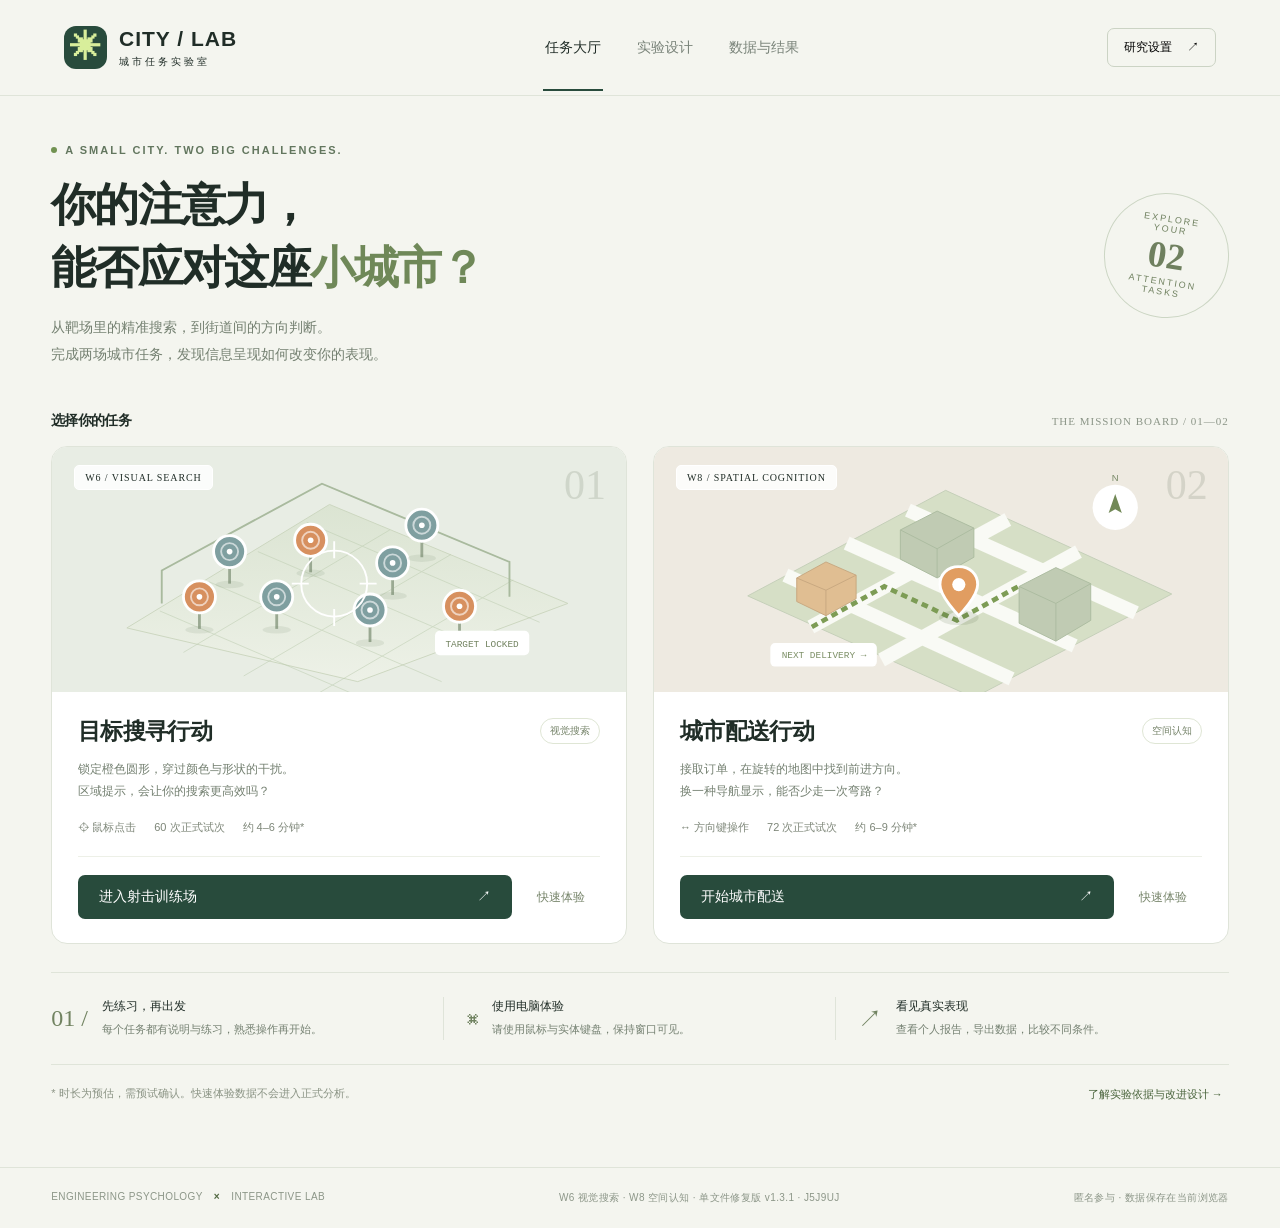
<file: index.html>
<!doctype html><html lang="zh-CN"><head><meta charset="utf-8"><meta name="viewport" content="width=device-width,initial-scale=1"><meta name="theme-color" content="#f4f5ef"><meta name="description" content="在射击搜索与城市配送中，探索注意和空间认知。经典实验的交互改编。"><title>城市任务实验室 · CITY / LAB</title><style>
:root{--bg:#f4f5ef;--paper:#fff;--ink:#202d27;--muted:#798379;--green:#284b3c;--lime:#d8ee9b;--line:#dfe4d9;--orange:#e59362;--blue:#87b5ce}*{box-sizing:border-box}body{margin:0;background:var(--bg);color:var(--ink);font-family:'Noto Sans SC',sans-serif;font-size:14px}button,input,select{font:inherit}button,a,input{ -webkit-tap-highlight-color:transparent}button{cursor:pointer}button:disabled{cursor:not-allowed;opacity:.4}a{color:inherit;text-decoration:none}button{border:0}button:focus-visible,a:focus-visible,input:focus-visible{outline:3px solid #94b950;outline-offset:4px}header{height:96px;max-width:1440px;margin:auto;padding:0 5%;display:flex;align-items:center;justify-content:space-between;border-bottom:1px solid var(--line)}.brand{display:flex;align-items:center;gap:12px;font:700 21px 'Space Grotesk',sans-serif;letter-spacing:1px}.brand small{display:block;font:500 10px 'Noto Sans SC';letter-spacing:3px;margin-top:4px}.brand-icon{background:var(--green);color:var(--lime);height:43px;width:43px;border-radius:12px;display:grid;place-items:center;font-size:31px}nav{display:flex;gap:32px;height:100%;align-items:center}nav button{background:none;color:var(--muted);padding:34px 2px}.nav-active{color:var(--ink)!important;box-shadow:inset 0 -2px var(--green)}.settings-btn{border:1px solid #cbd3c4;background:transparent;padding:10px 16px;border-radius:7px;font-size:12px}.settings-btn span{margin-left:12px}main{max-width:1320px;margin:auto;padding:48px 4% 64px;min-height:calc(100vh - 176px)}.eyebrow{font:600 11px 'Space Grotesk',sans-serif;letter-spacing:2px;color:#62765e;display:flex;align-items:center;gap:8px}.eyebrow:before{content:'';width:6px;height:6px;background:#719251;border-radius:50%}h1{font-size:clamp(30px,3.5vw,48px);line-height:1.4;letter-spacing:-1.8px;margin:17px 0 16px;font-weight:700}h1 em{font-style:normal;color:#6f8858}p{line-height:1.9;color:#748071}h2{font-size:23px;letter-spacing:-.7px}h3{font-size:17px}.hero{display:flex;justify-content:space-between;gap:30px;align-items:center;margin-bottom:44px}.hero-copy{max-width:650px}.hero-copy p{margin:0;font-size:14px}.hero-stamp{border:1px solid #ccd6c4;padding:19px 23px;border-radius:50%;width:125px;height:125px;display:flex;flex-direction:column;align-items:center;justify-content:center;transform:rotate(9deg);color:#6f805f;text-align:center}.hero-stamp strong{font:700 37px 'Space Grotesk'}.hero-stamp small{font-size:9px;letter-spacing:2px}.section-label{display:flex;justify-content:space-between;align-items:center;margin-bottom:16px}.section-label h2{font-size:14px;margin:0}.section-label span{font:11px 'Space Grotesk';color:#8b9587;letter-spacing:1px}.cards{display:grid;grid-template-columns:1fr 1fr;gap:26px}.task-card{background:#fff;border:1px solid var(--line);border-radius:16px;overflow:hidden;transition:transform .25s,box-shadow .25s}.task-card:hover{transform:translateY(-3px);box-shadow:0 12px 32px #32432b0b}.art{height:245px;position:relative;overflow:hidden;display:flex;align-items:center;justify-content:center}.art-fps{background:#e8ede4}.art-map{background:#eeeae1}.art svg{width:100%;height:100%}.art-tag{position:absolute;left:22px;top:18px;display:flex;gap:8px;align-items:center;background:#ffffffd9;padding:6px 10px;border:1px solid #ffffff;border-radius:5px;font:10px 'Space Grotesk';letter-spacing:.9px}.art-number{position:absolute;right:20px;top:14px;font:300 42px 'Space Grotesk';color:#53624b2a}.card-body{padding:24px 26px}.card-top{display:flex;justify-content:space-between;align-items:center}.card-top h2{margin:0;font-size:23px}.pill{font-size:10px;border:1px solid #dfe6d5;padding:5px 9px;border-radius:20px;color:#76846a;white-space:nowrap}.card-body p{font-size:12px;margin:11px 0 17px;min-height:43px}.meta{display:flex;gap:18px;color:#7d8678;font-size:11px;padding-bottom:21px;border-bottom:1px solid #edf0e7}.card-actions{display:flex;gap:10px;margin-top:18px}.primary{background:var(--green);color:#fff;padding:13px 21px;border-radius:7px;font-weight:500}.primary.lime{background:var(--lime);color:var(--green)}.secondary{background:#f2f4ed;color:#506349;border:1px solid #e2e7d9;padding:12px 17px;border-radius:7px}.card-actions .primary{flex:1;display:flex;justify-content:space-between;align-items:center}.text-btn{background:none;color:#77856b;font-size:12px;padding:10px 15px}.info-strip{margin-top:28px;display:grid;grid-template-columns:repeat(3,1fr);padding:24px 0;border-top:1px solid var(--line);border-bottom:1px solid var(--line)}.info-item{display:flex;align-items:center;gap:14px;padding:0 22px;border-right:1px solid var(--line)}.info-item:first-child{padding-left:0}.info-item:last-child{border:0}.info-icon{font:24px 'Space Grotesk';color:#718361}.info-item strong{font-size:12px;font-weight:500}.info-item p{font-size:11px;margin:4px 0 0}.bottom-note{display:flex;justify-content:space-between;margin-top:21px;font-size:11px;color:#8a9384}.bottom-note button{background:none;color:#48633b}.mono{font-family:'Space Grotesk',monospace}footer{max-width:1320px;margin:auto;padding:23px 4%;border-top:1px solid var(--line);display:flex;justify-content:space-between;gap:16px;color:#8c9688;font-size:10px;letter-spacing:.4px}footer b{color:#506740;margin:0 8px}#toast{position:fixed;bottom:30px;left:50%;transform:translate(-50%,30px);background:var(--green);color:white;padding:12px 22px;border-radius:8px;opacity:0;pointer-events:none;transition:.2s;z-index:100}#toast.show{transform:translate(-50%,0);opacity:1}.page-heading{display:flex;align-items:flex-start;justify-content:space-between;margin-bottom:26px}.page-heading h1{font-size:32px;margin:12px 0}.panel{background:white;border:1px solid var(--line);border-radius:12px;padding:28px;margin-bottom:20px}.panel h2:first-child{margin-top:0}.panel p{font-size:13px}.two-col{display:grid;grid-template-columns:1fr 1fr;gap:20px}.steps{display:flex;gap:12px;margin:24px 0}.step{flex:1;background:#f2f5ec;border-radius:9px;padding:16px;font-size:12px;line-height:1.8}.step b{font:24px 'Space Grotesk';display:block;color:#8c9c76;margin-bottom:9px}.note{background:#edf2e4;color:#60734b;border-left:3px solid #9cb978;padding:12px 16px;font-size:12px;line-height:1.9;margin:16px 0}.warning{background:#fcf3e9;border-color:#d5a670;color:#93714b}.field{display:flex;flex-direction:column;gap:8px;margin:18px 0}.field label{font-size:12px;font-weight:600}input[type=text],input[type=number],select{border:1px solid #d7dfcf;background:#fbfcf9;border-radius:7px;padding:12px;max-width:100%;color:var(--ink)}.checkbox{display:flex;align-items:flex-start;gap:10px;font-size:12px;line-height:1.9;margin:15px 0}.checkbox input{margin-top:5px;accent-color:var(--green)}.muted{color:#8a9581;font-size:12px}.actions{display:flex;gap:12px;flex-wrap:wrap;margin-top:22px}table{width:100%;border-collapse:collapse;font-size:12px;line-height:1.7}th{text-align:left;color:#7f8c72;font-weight:500;background:#f5f7f0}th,td{padding:12px 10px;border-bottom:1px solid #e8edde}.table-wrap{overflow:auto}.tag{display:inline-block;background:#edf3e3;border-radius:4px;padding:3px 7px;font-size:10px;color:#60754b}.tag.orange{background:#fcf0e3;color:#a0774f}.task-header{display:flex;justify-content:space-between;align-items:center;margin-bottom:14px}.task-title{display:flex;gap:14px;align-items:center}.task-title h2{font-size:20px;margin:0}.progress{height:4px;background:#e2e7db;border-radius:2px;margin-bottom:20px;overflow:hidden}.progress>div{height:100%;background:#7d9a59;transition:width .2s}.game-layout{display:grid;grid-template-columns:minmax(0,1fr) 230px;gap:20px}.arena{height:480px;border-radius:13px;position:relative;overflow:hidden;border:1px solid #d7e0cf;user-select:none;touch-action:none}.fps-arena{background:radial-gradient(ellipse at center,#eff3ea,#e3e9dc);background-image:linear-gradient(#8499760b 1px,transparent 1px),linear-gradient(90deg,#8499760b 1px,transparent 1px);background-size:32px 32px;cursor:crosshair}.fps-arena:before,.fps-arena:after{content:'';position:absolute;pointer-events:none}.fps-arena:before{inset:16px;border:1px solid #acbba34d;border-radius:6px}.arena-label{position:absolute;top:15px;left:22px;font:10px 'Space Grotesk';letter-spacing:1px;color:#99a58b;pointer-events:none}.center-state{position:absolute;inset:0;display:flex;flex-direction:column;align-items:center;justify-content:center;text-align:center;background:#f0f4e9f2;padding:24px;z-index:5}.center-state h2{font-size:24px;margin:10px 0}.center-state p{font-size:12px}.ready-btn{height:64px;width:64px;border-radius:50%;background:var(--green);color:#e3f3bb;font-size:27px;display:grid;place-items:center;box-shadow:0 0 0 10px #dfe8d6;margin:14px;position:absolute;top:50%;left:50%;transform:translate(-50%,-50%)}.ready-copy{position:absolute;top:63%;left:0;width:100%;text-align:center;font-size:12px;color:#7c8e6b}.target{position:absolute;width:31px;height:31px;transform:translate(-50%,-50%);border:2px solid #ffffffd0;box-shadow:0 2px 5px #52624825;padding:0}.target:after{content:'';position:absolute;inset:7px;border:1px solid #ffffff66;border-radius:inherit}.target.blueCircle{border-radius:50%;background:#609ebd}.target.orangeCircle{border-radius:50%;background:#e09055}.target.orangeSquare{border-radius:3px;background:#e09055}.cue-zone{position:absolute;top:12%;bottom:8%;border:2px solid #8ba26f;left:5%;width:43%;border-radius:10px;background:#a9bd8a0e}.cue-zone.right{left:52%}.cue-zone.neutral{opacity:.5}.game-side{background:#fff;border:1px solid var(--line);border-radius:12px;padding:21px}.game-side h3{font-size:13px;margin-top:0}.game-side .big{font:36px 'Space Grotesk';margin:10px 0 0}.game-side hr{border:0;border-top:1px solid var(--line);margin:24px 0}.legend-row{display:flex;align-items:center;gap:9px;font-size:12px;color:#7e8b71;margin:14px 0}.dot-target{width:16px;height:16px;background:#e09055;border-radius:50%;display:inline-block}.keys{display:flex;gap:8px;margin:20px 0}.keys kbd{background:#f1f5e9;border:1px solid #dce5cf;border-bottom:3px solid #d1ddc0;border-radius:6px;padding:9px 14px;font-family:inherit}.game-foot{display:flex;justify-content:space-between;color:#8b9680;font-size:11px;margin-top:13px}.nav-arena{background:#e9ede1}.nav-arena svg{width:100%;height:100%}.feedback-icon{font-size:45px;color:#739b48}.feedback-icon.bad{color:#be8054}.metric-grid{display:grid;grid-template-columns:repeat(3,1fr);gap:16px;margin:24px 0}.metric{background:#f0f4e8;padding:20px;border-radius:9px}.metric span{color:#82916f;font-size:11px}.metric strong{font:34px 'Space Grotesk';display:block;margin-top:10px}.metric small{font-size:12px;color:#849272}.chart{padding:12px 0}.bar-row{display:grid;grid-template-columns:145px 1fr 75px;gap:12px;align-items:center;margin:13px 0;font-size:11px}.bar-track{height:14px;border-radius:3px;background:#f0f3e9;overflow:hidden}.bar{height:100%;background:#9caf7c;border-radius:3px}.empty{padding:45px;text-align:center}.empty .empty-icon{font-size:40px;color:#a4b58c}.empty h3{font-weight:500}.session-row{display:flex;align-items:center;justify-content:space-between;padding:15px 0;gap:12px;border-bottom:1px solid var(--line)}.session-row small{display:block;color:#849078;margin-top:5px}.session-row button{padding:7px 11px}.consent-card{max-width:680px;margin:auto}.settings-form{max-width:820px}.setting-status{font-size:12px;margin-top:10px;color:#8d774f}details{border-top:1px solid var(--line);padding:16px 0}summary{cursor:pointer;font-size:13px;font-weight:500}.source-link{text-decoration:underline;text-underline-offset:3px;color:#4c7441}.inline-badge{padding:4px 8px;border-radius:4px;background:#e8efdc;color:#6d8451;font-size:10px}.state-chip{padding:6px 10px;border-radius:20px;background:white;font-size:11px;border:1px solid var(--line)}.mobile-note{display:none}.plot{width:100%;height:auto;max-height:270px}.onboarding-target{display:flex;justify-content:center;gap:20px;padding:25px;background:#eff3e8;border-radius:10px}.sample-shape{width:32px;height:32px;display:inline-block;border:2px solid white}.sample-shape.circle{border-radius:50%}.desktop-gate{display:none}.experimental-note{font-size:11px;color:#8a9384;margin-top:16px}
@media(min-width:1500px){main{padding-top:60px}.art{height:280px}}@media(max-width:850px){header{padding:0 5%;height:80px}nav{gap:16px}nav button{font-size:12px}.brand{font-size:16px}.brand small{font-size:8px}.settings-btn{padding:8px;font-size:10px}.hero-stamp{display:none}.cards{gap:18px}.card-body{padding:18px}.card-top h2{font-size:20px}.art{height:200px}.meta{gap:10px;font-size:10px}.game-layout{grid-template-columns:1fr}.game-side{display:none}.info-item{padding:0 12px}.two-col{grid-template-columns:1fr}footer{font-size:8px}}@media(max-width:600px){main{padding:30px 5%}.cards{grid-template-columns:1fr}.hero{margin-bottom:28px}h1{font-size:33px}.hero-copy p{font-size:12px}nav{gap:14px}.brand-icon{width:32px;height:32px;font-size:24px}.brand small{display:none}.brand{font-size:13px;gap:7px}.settings-btn{border:0;padding:0}.settings-btn span{display:none}nav button{font-size:10px;padding:30px 0}.info-strip{grid-template-columns:1fr;gap:18px}.info-item{padding:0;border:0}.bottom-note{display:block;line-height:2}.steps{flex-direction:column}.step b{display:inline-block;margin-right:15px}.metric-grid{gap:8px}.metric{padding:12px}.metric strong{font-size:25px}.page-heading h1{font-size:28px}.panel{padding:19px}footer{flex-wrap:wrap}.mobile-note{display:block}.bar-row{grid-template-columns:100px 1fr 60px}.art{height:240px}.desktop-gate{display:block}.session-row{flex-wrap:wrap}.game-foot{font-size:9px}}
@media(prefers-reduced-motion:reduce){*{transition:none!important;animation:none!important}}
.nav-feedback{inset:auto 20px 15px auto;background:#fffffff2;padding:12px 20px;border:1px solid #d3dfc3;border-radius:10px;box-shadow:0 4px 20px #40553514;min-width:160px;max-width:330px}.nav-feedback .feedback-icon{font-size:22px}.nav-feedback h2{font-size:15px;margin:4px}.nav-feedback p{font-size:11px;margin:3px}
.analysis-toolbar{display:flex;justify-content:space-between;gap:12px;flex-wrap:wrap;margin-bottom:12px}.analysis-toolbar>div{display:flex;gap:8px;flex-wrap:wrap}.analysis-toolbar button{font-size:11px;padding:11px 13px}.analysis-tabs{display:flex;gap:5px;border-bottom:1px solid var(--line);margin:27px 0}.analysis-tabs button{background:none;color:#819071;padding:14px 20px;border-radius:7px 7px 0 0;font-size:12px}.analysis-tabs button.selected{background:#e6edda;color:#3a5730;box-shadow:inset 0 -2px #79975d}.analysis-title{display:flex;gap:17px;align-items:center;margin:26px 0}.analysis-title>span{font:40px 'Space Grotesk';color:#b1bf9c}.analysis-title h2{margin:0;font-size:23px}.analysis-title p{font-size:12px;margin:7px 0}.analysis-metrics{display:grid;grid-template-columns:repeat(3,1fr);gap:16px;margin:20px 0}.effect-card{background:#f0f4e9;border:1px solid #e0e8d5;border-radius:9px;padding:19px;display:flex;flex-direction:column;gap:9px}.effect-card strong{font:32px 'Space Grotesk';color:#496537}.effect-card strong small{font-size:12px;font-family:'Noto Sans SC'}.effect-card>span{font-size:11px;color:#7a8a68;line-height:1.8}.analysis-empty{text-align:center;padding:40px 20px;color:#879778;min-height:180px;display:flex;flex-direction:column;justify-content:center}.analysis-empty>span{font-size:34px;color:#a9ba91}.analysis-empty h3{font-size:15px;font-weight:500}.analysis-empty p{font-size:12px}.chart-legend{display:flex;flex-wrap:wrap;gap:12px;font-size:10px;color:#718363}.chart-legend span{display:flex;align-items:center;gap:5px}.chart-legend i{width:14px;height:3px;display:inline-block}.quality-flow{display:grid;grid-template-columns:repeat(4,1fr);gap:14px}.quality-flow>div{padding:20px;background:#f1f5e9;border-radius:8px;display:flex;flex-direction:column;gap:8px}.quality-flow strong{font:30px 'Space Grotesk'}.quality-flow span{font-size:11px;color:#7c8e67}.analysis-checks{display:grid;grid-template-columns:1fr 1fr;gap:17px;color:#7e8d6e;font-size:12px;margin-top:22px}@media(max-width:700px){.analysis-metrics{grid-template-columns:1fr}.analysis-tabs{overflow-x:auto}.analysis-tabs button{padding:12px;white-space:nowrap}.analysis-checks{grid-template-columns:1fr}.quality-flow{grid-template-columns:1fr 1fr}}

</style></head><body><header><a class="brand" href="#" aria-label="城市任务实验室首页"><span class="brand-icon">✳</span><span>CITY / LAB<small>城市任务实验室</small></span></a><nav><button data-page="home" class="nav-active">任务大厅</button><button data-page="research">实验设计</button><button data-page="results">数据与结果</button></nav><button class="settings-btn" data-page="settings">研究设置 <span>↗</span></button></header><main id="app"><noscript>需要启用 JavaScript 才能运行实验。</noscript></main><footer><span>ENGINEERING PSYCHOLOGY <b>×</b> INTERACTIVE LAB</span><span>W6 视觉搜索 · W8 空间认知 · 单文件修复版 v1.3.1 · J5J9UJ</span><span>匿名参与 · 数据保存在当前浏览器</span></footer><div id="toast" role="status" aria-live="polite"></div><script>
/* Shared deterministic experiment design; usable in a browser or Node. */
(function(root){
const VERSION='1.3.1';
function rng(seed){let a=seed>>>0;return()=>{a+=0x6D2B79F5;let t=a;t=Math.imul(t^t>>>15,t|1);t^=t+Math.imul(t^t>>>7,t|61);return((t^t>>>14)>>>0)/4294967296;};}
function hash(s){let n=2166136261;for(const c of s)n=Math.imul(n^c.charCodeAt(0),16777619);return n>>>0;}
function shuffle(a,r){a=a.slice();for(let i=a.length-1;i>0;i--){let j=Math.floor(r()*(i+1));[a[i],a[j]]=[a[j],a[i]];}return a;}
function fpsSchedule(seed,practice=false){
  // Keep the original 2 × 3 × 2 design. Randomize target positions without
  // the old five-cell cycle. Pseudorandom schedules remain reproducible by seed.
  const r=rng(seed), conditions=[];
  for(const type of ['feature','conjunction'])
    for(const size of [8,16,24])
      for(const cue of ['neutral','valid'])
        conditions.push({type,size,cue,condition:`${type}_${size}_${cue}`});
  const left=Array.from({length:24},(_,i)=>i).filter(i=>i%6<3);
  const right=Array.from({length:24},(_,i)=>i).filter(i=>i%6>=3);
  if(practice){
    // A short practice covers different positions, with an even left/right mix.
    const sideChoices=shuffle([...Array(6).fill(0),...Array(6).fill(1)],r);
    const lp=shuffle(left,r), rp=shuffle(right,r);
    return shuffle(conditions.map((c,i)=>({...c,rep:0,targetCell:sideChoices[i]?rp.pop():lp.pop()})),r);
  }
  // Each location is used 2–3 times across 60 trials; each condition appears
  // five times, with 2/3 vs 3/2 targets in the two cue regions.
  const sideCounts=shuffle([...Array(6).fill(2),...Array(6).fill(3)],r);
  const locations=conditions.map(()=>[]);
  for(let side=0;side<2;side++){
    const cells=side===0?left:right;
    let assigned=false;
    for(let attempt=0;attempt<100&&!assigned;attempt++){
      const counts=new Map(cells.map(c=>[c,2]));
      for(const extra of shuffle(cells,r).slice(0,6))counts.set(extra,3);
      const buckets=conditions.map(()=>[]);
      let ok=true;
      for(const ci of shuffle(conditions.map((_,i)=>i),r)){
        const n=side===0?sideCounts[ci]:5-sideCounts[ci];
        for(let j=0;j<n;j++){
          const possible=cells.filter(c=>counts.get(c)>0&&!buckets[ci].includes(c));
          if(!possible.length){ok=false;break;}
          // Favour locations that have more remaining uses, randomized within ties.
          const c=shuffle(possible,r).sort((a,b)=>counts.get(b)-counts.get(a))[0];
          buckets[ci].push(c);counts.set(c,counts.get(c)-1);
        }
        if(!ok)break;
      }
      if(ok){for(let i=0;i<buckets.length;i++)locations[i].push(...buckets[i]);assigned=true;}
    }
    if(!assigned)throw Error('Unable to balance visual search locations');
  }
  const trials=conditions.flatMap((condition,i)=>shuffle(locations[i],r).map((targetCell,rep)=>({...condition,rep,targetCell})));
  // Prevent obvious immediate repeats while preserving all condition counts.
  function penalty(a){let s=0;for(let i=0;i<a.length;i++){
    for(let j=Math.max(0,i-4);j<i;j++)if(a[i].targetCell===a[j].targetCell)s+=(5-i+j)*30;
    if(i>=3&&a.slice(i-3,i+1).every(t=>(t.targetCell%6<3)===(a[i].targetCell%6<3)))s+=4;
    if(i&&a[i].condition===a[i-1].condition)s+=2;
  }return s;}
  let best=null,bestScore=Infinity;
  for(let tries=0;tries<100;tries++){
    const candidate=shuffle(trials,r),score=penalty(candidate);
    if(score<bestScore){best=candidate;bestScore=score;}
    if(score===0)break;
  }
  // Repair any residual close repeats rather than merely choosing a good shuffle.
  for(let i=1;i<best.length;i++){
    if(best[i].targetCell!==best[i-1].targetCell)continue;
    for(let j=i+1;j<best.length;j++){
      const old=best[i].targetCell, candidate=best[j].targetCell;
      if(candidate===best[i-1].targetCell)continue;
      if(j>i+1&&best[j-1].targetCell===old)continue;
      if(j+1<best.length&&best[j+1].targetCell===old)continue;
      [best[i],best[j]]=[best[j],best[i]];break;
    }
  }
  return best;
}
const permutations=[['north','heading','aided'],['north','aided','heading'],['heading','north','aided'],['heading','aided','north'],['aided','north','heading'],['aided','heading','north']];
function navSchedule(seed,practice=false){const r=rng(seed),out=[];let order=permutations[seed%6];for(let mode of order){let a=[];for(let heading of [0,90,180,270])for(let turn of ['left','straight','right'])for(let k=0;k<(practice?1:2);k++)a.push({mode,heading,turn,rep:k,condition:`${mode}_${heading}`,scene:(heading/90*12+['left','straight','right'].indexOf(turn)*4+k+seed%3*16)%48});out.push(...shuffle(a,r));}return out;}
function targets(t,seed){const r=rng(seed), side=t.targetCell%6<3?0:1;let cells=[...Array(24).keys()];let same=cells.filter(i=>(i%6<3?0:1)===side&&i!==t.targetCell),other=cells.filter(i=>(i%6<3?0:1)!==side);let chosen=[t.targetCell,...shuffle(same,r).slice(0,t.size/2-1),...shuffle(other,r).slice(0,t.size/2)];chosen=shuffle(chosen,r);let d=0;return chosen.map(i=>({cell:i,x:((i%6)+.5+(r()-.5)*.38)/6,y:(Math.floor(i/6)+.5+(r()-.5)*.38)/4,target:i===t.targetCell,kind:i===t.targetCell?'orangeCircle':t.type==='feature'?'blueCircle':d++%2?'blueCircle':'orangeSquare'}));}
function turnHeading(h,t){return(h+({left:-90,straight:0,right:90}[t])+360)%360;}
function median(xs){if(!xs.length)return null;let a=xs.slice().sort((a,b)=>a-b),m=Math.floor(a.length/2);return a.length%2?a[m]:(a[m-1]+a[m])/2;}
function summary(rows){let a=rows.filter(r=>r.phase==='formal'&&!r.invalid);let rt=a.filter(r=>r.correct&&!r.timeout&&r.rt>=150).map(r=>r.rt);return{n:a.length,accuracy:a.length?a.filter(r=>r.correct).length/a.length:null,rt:median(rt),validRT:rt.length};}
const api={VERSION,rng,hash,shuffle,fpsSchedule,navSchedule,targets,turnHeading,median,summary};root.LabEngine=api;if(typeof module!=='undefined')module.exports=api;
})(typeof window!=='undefined'?window:globalThis);

</script><script>
/* All group estimates use participants, never pooled trials, as the unit. */
(function(root){
const E=root.LabEngine||(typeof require==='function'?require('./engine.js'):null);
const finite=x=>typeof x==='number'&&Number.isFinite(x);
const mean=a=>a.length?a.reduce((s,x)=>s+x,0)/a.length:null;
const sd=a=>a.length>1?Math.sqrt(a.reduce((s,x)=>s+(x-mean(a))**2,0)/(a.length-1)):null;
function critical(df){const t=[0,12.7062,4.30265,3.18245,2.77645,2.57058,2.44691,2.36462,2.306,2.26216,2.22814,2.20099,2.17881,2.16037,2.14479,2.13145,2.11991,2.10982,2.10092,2.09302,2.08596,2.07961,2.07387,2.06866,2.0639,2.05954,2.05553,2.05183,2.04841,2.04523,2.04227];if(df<1)return null;if(df<=30)return t[df];const z=1.95996398454;return z+(z**3+z)/(4*df)+(5*z**5+16*z**3+3*z)/(96*df**2)+(3*z**7+19*z**5+17*z**3-15*z)/(384*df**3);}
function describe(a){a=a.filter(finite);let n=a.length,m=mean(a),s=sd(a),se=n>1?s/Math.sqrt(n):null,d=n>1?critical(n-1)*se:null;return{n,mean:m,sd:s,se,low:d===null?null:m-d,high:d===null?null:m+d};}
function paired(items){items=items.filter(p=>finite(p.a)&&finite(p.b));const deltas=items.map(p=>p.a-p.b),d=describe(deltas);return{...d,dz:d.sd>0?d.mean/d.sd:null,positive:deltas.filter(x=>x>0).length,negative:deltas.filter(x=>x<0).length,tied:deltas.filter(x=>x===0).length,pairs:items.map(p=>({...p,diff:p.a-p.b}))};}
function slope(points){if(points.length!==3||points.some(p=>!finite(p.y)))return null;let mx=mean(points.map(p=>p.x)),my=mean(points.map(p=>p.y));return points.reduce((s,p)=>s+(p.x-mx)*(p.y-my),0)/points.reduce((s,p)=>s+(p.x-mx)**2,0);}
const expected={fps:['feature','conjunction'].flatMap(type=>[8,16,24].flatMap(size=>['neutral','valid'].map(cue=>`${type}_${size}_${cue}`))),nav:['north','heading','aided'].flatMap(mode=>[0,90,180,270].map(h=>`${mode}_${h}`))};
function reason(s){if(!s||!Array.isArray(s.rows)||typeof s.participant!=='string'||!expected[s.experiment])return'格式无效';if(s.demo)return'体验记录';if(s.experiment==='fps'&&['1.0.0','1.1.0'].includes(s.version))return'旧版颜色异常';if(!s.completed)return'未完成';let rows=s.rows.filter(r=>r.phase==='formal'&&!r.invalid),count=s.experiment==='fps'?5:6;if(rows.length!==expected[s.experiment].length*count)return'条件或试次不齐';let counts={};for(let r of rows){let key=s.experiment==='fps'?`${r.type}_${r.size}_${r.cue}`:`${r.mode}_${r.heading}`;if(r.condition!==key||!expected[s.experiment].includes(key)||!finite(r.rt)||r.rt<0||typeof r.correct!=='boolean')return'条件或数据异常';counts[key]=(counts[key]||0)+1;}if(expected[s.experiment].some(k=>counts[k]!==count))return'条件或试次不齐';return null;}
function select(all){let unique=new Map(),audit=[],repeated=0;for(let s of all){let key=[s.id,s.participant,s.experiment].join('|');if(unique.has(key))repeated++;unique.set(key,s)}let candidates=[];for(let s of unique.values()){let why=reason(s);if(why)audit.push({session:s,reason:why});else candidates.push(s)}let latest=new Map();for(let s of candidates){let k=s.participant+'|'+s.experiment;if(!latest.has(k)||String(s.finished||s.started)>String(latest.get(k).finished||latest.get(k).started))latest.set(k,s)}let included=[...latest.values()];for(let s of candidates)if(!included.includes(s))audit.push({session:s,reason:'较早的重复完成'});return{included,audit,repeated,uniqueCount:unique.size};}
function cells(s){return expected[s.experiment].map(key=>{let rows=s.rows.filter(r=>r.phase==='formal'&&!r.invalid&&r.condition===key);let sample=rows[0]||{};let sum=E.summary(rows);return{key,type:sample.type,size:sample.size,cue:sample.cue,mode:sample.mode,heading:sample.heading,...sum};});}
function aggregate(s,filter,measure='rt'){let c=cells(s).filter(filter);if(!c.length||c.some(x=>!finite(x[measure])))return null;return mean(c.map(x=>x[measure]));}
function searchSlope(s,type,cue){return slope(cells(s).filter(c=>c.type===type&&c.cue===cue).map(c=>({x:c.size,y:c.rt})));}
function cellGroups(ss,kind){return expected[kind].map(key=>{let data=ss.filter(s=>s.experiment===kind).map(s=>({participant:s.participant,...cells(s).find(c=>c.key===key)}));let first=data[0];return{key,type:first?.type,size:first?.size,cue:first?.cue,mode:first?.mode,heading:first?.heading,rt:describe(data.map(x=>x.rt)),accuracy:describe(data.map(x=>x.accuracy*100)),usable:data.reduce((n,x)=>n+x.validRT,0),raw:data.reduce((n,x)=>n+x.n,0),participants:data};});}
function contrast(ss,kind,id,name,a,b,unit='ms',metric='rt'){let pairs=ss.filter(s=>s.experiment===kind).map(s=>({participant:s.participant,a:a(s),b:b(s)}));return{id,kind,name,unit,metric,...paired(pairs)};}
function contrasts(ss){let A=(filter,measure='rt')=>s=>aggregate(s,filter,measure),fps=c=>c.type==='conjunction',neutral=c=>c.cue==='neutral';let out=[];
out.push(contrast(ss,'fps','search-cost','经典搜索成本：联合 − 特征',A(c=>fps(c)&&neutral(c)),A(c=>c.type==='feature'&&neutral(c))));
for(let type of ['feature','conjunction'])out.push(contrast(ss,'fps','cue-'+type,`${type==='feature'?'特征':'联合'}搜索提示收益：中性 − 区域`,A(c=>c.type===type&&c.cue==='neutral'),A(c=>c.type===type&&c.cue==='valid')));
out.push(contrast(ss,'fps','slope-cost','经典斜率差：联合 − 特征',s=>searchSlope(s,'conjunction','neutral'),s=>searchSlope(s,'feature','neutral'),'ms/项目','slope'));
out.push(contrast(ss,'fps','cue-interaction','提示收益差：联合收益 − 特征收益',s=>{let a=aggregate(s,c=>fps(c)&&neutral(c)),b=aggregate(s,c=>fps(c)&&c.cue==='valid');return finite(a)&&finite(b)?a-b:null},s=>{let a=aggregate(s,c=>c.type==='feature'&&neutral(c)),b=aggregate(s,c=>c.type==='feature'&&c.cue==='valid');return finite(a)&&finite(b)?a-b:null}));
out.push(contrast(ss,'nav','map-cost','经典显示差：北向上 − 航向上',A(c=>c.mode==='north'),A(c=>c.mode==='heading')));
out.push(contrast(ss,'nav','map-aid','方向参照收益：北向上 − 加参照',A(c=>c.mode==='north'),A(c=>c.mode==='aided')));
for(let h of [0,90,180,270])out.push(contrast(ss,'nav','heading-'+h,`朝${{0:'北',90:'东',180:'南',270:'西'}[h]}：北向上 − 航向上`,A(c=>c.mode==='north'&&c.heading===h),A(c=>c.mode==='heading'&&c.heading===h)));
for(let kind of ['fps','nav'])out.push(contrast(ss,kind,'accuracy-gain',kind==='fps'?'正确率收益：区域 − 中性':'正确率收益：加参照 − 北向上',s=>{let x=aggregate(s,c=>kind==='fps'?c.cue==='valid':c.mode==='aided','accuracy');return finite(x)?x*100:null},s=>{let x=aggregate(s,c=>kind==='fps'?c.cue==='neutral':c.mode==='north','accuracy');return finite(x)?x*100:null},'百分点','accuracy'));
return out;}
function quality(ss){return ss.map(s=>{let formal=s.rows.filter(r=>r.phase==='formal'),v=formal.filter(r=>!r.invalid),usable=v.filter(r=>r.correct&&!r.timeout&&r.rt>=150);return{participant:s.participant,experiment:s.experiment,scheduled:s.experiment==='fps'?60:72,raw:formal.length,interrupted:formal.length-v.length,valid:v.length,wrong:v.filter(r=>!r.correct&&!r.timeout).length,timeout:v.filter(r=>r.timeout).length,fast:v.filter(r=>r.correct&&!r.timeout&&r.rt<150).length,usable:usable.length,emptyCells:cells(s).filter(c=>c.rt===null).length,order:s.overallOrder||'未记录',modeOrder:s.experiment==='nav'?[...new Set(v.map(r=>r.mode))].join(' → '):'—'};});}
const api={finite,mean,sd,critical,describe,paired,slope,select,cells,aggregate,searchSlope,cellGroups,contrasts,quality,expected};root.LabStats=api;if(typeof module!=='undefined')module.exports=api;
})(typeof window!=='undefined'?window:globalThis);

</script><script>
'use strict';
const E=LabEngine, app=document.querySelector('#app');
const labels={feature:'特征搜索',conjunction:'联合搜索',neutral:'中性提示',valid:'区域提示',north:'北向上',heading:'航向上',aided:'北向上＋方向参照',left:'左转',straight:'直行',right:'右转',fps:'目标搜寻行动',nav:'城市配送行动'};
const esc=s=>String(s??'').replace(/[&<>"']/g,c=>({'&':'&amp;','<':'&lt;','>':'&gt;','"':'&quot;',"'":'&#39;'}[c]));
const read=(k,f)=>{try{return JSON.parse(localStorage.getItem(k))??f}catch{return f}};
const PROJECT_CODE='J5J9UJ';
let config=read('citylab.config',{project:PROJECT_CODE,approved:false}),sessions=read('citylab.sessions',[]),run=null,timer=null,raf=null,currentPage='home', imported=[];
// Fix the project code even when an older copy saved a blank or incorrect code.
config.project=PROJECT_CODE;
const studyParams=new URLSearchParams(location.search);if(studyParams.get('study')==='1')config.approved=true;
function persist(){try{localStorage.setItem('citylab.sessions',JSON.stringify(sessions));return true}catch{toast('浏览器存储失败，请立即导出数据。');return false}}
function toast(s){let el=document.querySelector('#toast');el.textContent=s;el.classList.add('show');setTimeout(()=>el.classList.remove('show'),3500)}
function clearTimer(){clearTimeout(timer);cancelAnimationFrame(raf);timer=null;raf=null}
function heading(title,sub,extra=''){return `<div class="page-heading"><div><div class="eyebrow">CITY / LAB · ${sub}</div><h1>${title}</h1></div>${extra}</div>`}
function setPage(page){clearTimer();currentPage=page;document.querySelectorAll('nav button').forEach(x=>x.classList.toggle('nav-active',x.dataset.page===page));window.scrollTo(0,0)}
function fpsArt(){let a='';let coords=[[174,111,0],[260,99,1],[347,123,0],[224,159,0],[323,173,0],[418,169,1],[142,159,1],[378,83,0]];for(let [x,y,orange]of coords)a+=`<g transform="translate(${x} ${y})"><path d="M0 6v28" stroke="#9aa992" stroke-width="3"/><ellipse cy="35" rx="15" ry="4" fill="#74866b22"/><circle r="17" fill="${orange?'#d7905f':'#7f9fa0'}" stroke="#fff" stroke-width="3"/><circle r="9" fill="none" stroke="#fff9" stroke-width="2"/><circle r="3" fill="#fff"/></g>`;return `<svg viewBox="0 0 580 260" aria-label="电子靶场插画" role="img"><defs><linearGradient id="ground" x2="0" y2="1"><stop stop-color="#dbe4d2"/><stop offset="1" stop-color="#edf1e7"/></linearGradient></defs><path d="M65 192L280 61 533 166 310 249Z" fill="url(#ground)" stroke="#cbd6bf"/><g stroke="#bdccb0" opacity=".55"><path d="M100 174l247 106M152 143l247 106M204 111l247 106M256 80l247 106M125 218L344 88M189 243L409 114M255 269L475 141"/></g><path d="M102 166v-35L272 39l199 83v37" fill="none" stroke="#a9ba9e" stroke-width="2"/>${a}<g transform="translate(285 145)" stroke="#fff" stroke-width="2"><circle r="35" fill="none"/><path d="M-45 0h18m54 0h18M0-45v18m0 54v18"/></g><rect x="392" y="195" width="100" height="26" rx="5" fill="#fff"/><text x="403" y="212" font-size="10" fill="#71825f" font-family="monospace">TARGET LOCKED</text></svg>`}
function mapArt(){return `<svg viewBox="0 0 580 260" role="img" aria-label="城市配送地图插画"><g transform="translate(35 2)"><path d="M50 156L260 44l240 110-210 110Z" fill="#d6dfc6" stroke="#c4cfb8"/><g fill="none" stroke="#f9faf5" stroke-width="15"><path d="M90 134l240 110M155 100l242 109M220 65l242 109M117 189L326 75M192 224L401 109"/></g><path d="M118 189l77-43 77 36 65-36" fill="none" stroke="#7d9c55" stroke-width="5" stroke-dasharray="7 5"/><g fill="#c0cbb3" stroke="#acbba0"><path d="M212 117v-31l39-20 39 18v31l-39 22Z"/><path d="M251 106v31m-39-51 39 20 39-22" fill="none"/><path d="M338 185v-39l39-20 37 17v39l-37 22Z"/><path d="M377 164v40m-39-58 39 18 37-21" fill="none"/></g><g fill="#e0be92" stroke="#c7a780"><path d="M102 162v-25l31-17 32 14v25l-32 18Z"/><path d="M133 150v27m-31-40 31 13 32-16" fill="none"/></g><g transform="translate(274 160)"><ellipse cy="19" rx="21" ry="8" fill="#445a3422"/><path d="M0-35c-12 0-20 8-20 19C-20-3 0 17 0 17S20-3 20-16c0-11-8-19-20-19" fill="#e19d61" stroke="#fff" stroke-width="3"/><circle cy="-16" r="7" fill="#fff"/></g><g transform="translate(440 62)"><circle r="24" fill="#fff"/><path d="M0-14l-7 20 7-4 7 4Z" fill="#728957"/><text y="-28" text-anchor="middle" font-size="10" fill="#778966">N</text></g><rect x="74" y="206" width="113" height="25" rx="5" fill="#fff"/><text x="86" y="222" fill="#7c8f66" font-size="10" font-family="monospace">NEXT DELIVERY →</text></g></svg>`}
function home(){setPage('home');app.innerHTML=`<section class="hero"><div class="hero-copy"><div class="eyebrow">A SMALL CITY. TWO BIG CHALLENGES.</div><h1>你的注意力，<br>能否应对这座<em>小城市？</em></h1><p>从靶场里的精准搜索，到街道间的方向判断。<br>完成两场城市任务，发现信息呈现如何改变你的表现。</p></div><div class="hero-stamp"><small>EXPLORE YOUR</small><strong>02</strong><small>ATTENTION TASKS</small></div></section><div class="section-label"><h2>选择你的任务</h2><span>THE MISSION BOARD / 01—02</span></div><section class="cards"><article class="task-card"><div class="art art-fps"><span class="art-tag">W6 / VISUAL SEARCH</span><span class="art-number">01</span>${fpsArt()}</div><div class="card-body"><div class="card-top"><h2>目标搜寻行动</h2><span class="pill">视觉搜索</span></div><p>锁定橙色圆形，穿过颜色与形状的干扰。<br>区域提示，会让你的搜索更高效吗？</p><div class="meta"><span>⌖ 鼠标点击</span><span>60 次正式试次</span><span>约 4–6 分钟*</span></div><div class="card-actions"><button class="primary" data-intro="fps">进入射击训练场 <span>↗</span></button><button class="text-btn" data-demo="fps">快速体验</button></div></div></article><article class="task-card"><div class="art art-map"><span class="art-tag">W8 / SPATIAL COGNITION</span><span class="art-number">02</span>${mapArt()}</div><div class="card-body"><div class="card-top"><h2>城市配送行动</h2><span class="pill">空间认知</span></div><p>接取订单，在旋转的地图中找到前进方向。<br>换一种导航显示，能否少走一次弯路？</p><div class="meta"><span>↔ 方向键操作</span><span>72 次正式试次</span><span>约 6–9 分钟*</span></div><div class="card-actions"><button class="primary" data-intro="nav">开始城市配送 <span>↗</span></button><button class="text-btn" data-demo="nav">快速体验</button></div></div></article></section><section class="info-strip"><div class="info-item"><span class="info-icon">01 /</span><div><strong>先练习，再出发</strong><p>每个任务都有说明与练习，熟悉操作再开始。</p></div></div><div class="info-item"><span class="info-icon">⌘</span><div><strong>使用电脑体验</strong><p>请使用鼠标与实体键盘，保持窗口可见。</p></div></div><div class="info-item"><span class="info-icon">↗</span><div><strong>看见真实表现</strong><p>查看个人报告，导出数据，比较不同条件。</p></div></div></section><div class="bottom-note"><span>* 时长为预估，需预试确认。快速体验数据不会进入正式分析。</span><button data-page="research">了解实验依据与改进设计 →</button></div><p class="mobile-note">手机可浏览设计与结果；计时实验请在电脑上进行。</p>`;bind()}
function intro(kind){setPage('intro');app.innerHTML=heading(labels[kind],kind==='fps'?'MISSION 01 / VISUAL SEARCH':'MISSION 02 / WAYFINDING',`<button class="secondary" data-page="home">返回大厅</button>`)+`<div class="two-col"><section class="panel"><span class="tag">任务说明</span><h2>${kind==='fps'?'找到橙色圆形，然后点击它。':'沿着路线，判断相对于骑手的转向。'}</h2><p>${kind==='fps'?'每轮只有一个橙色圆形。其余靶子可能是蓝色圆形，也可能是橙色方形。请在保证准确的前提下尽快点击目标。第一次点击即结束本轮，空白处点击也算误击。':'路口画面出现后，观察骑手的朝向和绿色路线。按 ← 左转、↑ 直行、→ 右转。这里的左右以骑手为准，不是屏幕的左右。错误后系统会纠正路线，不增加试次数。'}</p>${kind==='fps'?'<div class="onboarding-target"><span class="sample-shape circle" style="background:#e09055" title="目标"></span><span class="sample-shape circle" style="background:#609ebd" title="干扰"></span><span class="sample-shape" style="background:#e09055" title="干扰"></span></div>':'<div class="keys"><kbd>← 左转</kbd><kbd>↑ 直行</kbd><kbd>→ 右转</kbd></div><div class="note">例如：骑手朝南，路线通向东方（北向上地图右侧），正确答案是“左转”。</div>'}<div class="steps"><div class="step"><b>01</b>${kind==='fps'?'点击中央准星准备':'按空格准备'}</div><div class="step"><b>02</b>${kind==='fps'?'查看区域提示，再找目标':'地图与路线出现后判断'}</div><div class="step"><b>03</b>${kind==='fps'?'一次点击完成作答':'按方向键完成转向'}</div></div></section><section class="panel"><h3>开始前，你需要知道</h3><p>${kind==='fps'?'区域提示如果只标出半边，目标一定在该半边；两边都标记时不提供位置线索。靶子出现后才开始计时。':'你会体验北向上、航向上，以及带方向参照的北向上地图。显示方式在一段配送内保持不变。地图与路线在本轮开始时一起呈现，准备时间不计入反应时间。'}</p><p>练习 ${kind==='fps'?6:6} 次，正式 ${kind==='fps'?60:72} 次。${kind==='fps'?'每15次':'每12次'}可休息。切换窗口会中止当前试次，标记无效并在本段补做；所有原始记录仍会保存。</p><div class="note">正式数据仅使用匿名编号。你可以随时退出；未完成记录会标注为“未完成”，不进入汇总分析。</div><div class="actions"><button class="primary" data-consent="${kind}">准备参加正式实验 →</button><button class="secondary" data-demo="${kind}">先体验 3 轮</button></div><p class="muted">体验模式不上传、不纳入研究结果。正式流程需填写匿名编号并完成知情同意。</p></section></div>`;bind()}
function consent(kind){setPage('consent');app.innerHTML=`<section class="panel consent-card"><div class="eyebrow">BEFORE WE START</div><h1 style="font-size:29px">准备好，开始你的任务。</h1><p>本任务用于工程心理学课程，记录匿名编号、反应时间、作答、实验条件与窗口中断情况。不收集姓名、学号、摄像头或位置。数据先保存在本浏览器，可导出交给研究者；只有另行点击上传才发送至配置的课程接口。</p><p>任务包含时间压力与视觉判断，你可随时停止参与。结果只反映本任务表现，不用于诊断或评价个人能力。</p><div class="field"><label for="participant">匿名编号</label><input id="participant" type="text" value="${esc(read('citylab.participant',''))}" placeholder="例如 P01（不填姓名或学号）" maxlength="24" autocomplete="off"><span class="muted">请使用研究者分配的编号，两个任务使用同一编号。</span></div><label class="checkbox"><input id="consent" type="checkbox"><span>我已阅读说明，自愿参加，理解可以随时退出。</span></label><div class="note">本实验已关联课程项目码 J5J9UJ。请填写匿名编号、勾选知情同意后开始练习。</div><div class="actions"><button class="primary" id="begin-formal">开始练习 →</button><button class="secondary" data-demo="${kind}">快速体验</button><button class="text-btn" data-intro="${kind}">返回说明</button></div><div id="form-error" role="alert" class="setting-status"></div></section>`;bind();document.querySelector('#begin-formal').onclick=()=>{let p=document.querySelector('#participant').value.trim();if(!/^[A-Za-z0-9_-]{1,24}$/.test(p)){document.querySelector('#form-error').textContent='请用1—24位英文字母、数字、下划线或短横线填写匿名编号。';return}if(!document.querySelector('#consent').checked){document.querySelector('#form-error').textContent='请先阅读并勾选自愿参与。';return}try{localStorage.setItem('citylab.participant',JSON.stringify(p))}catch{}start(kind,false,p)};}
function start(kind,demo,participant='DEMO'){if(innerWidth<850||innerHeight<580){toast('计时任务需要较大的电脑窗口（至少850×580）。');return}clearTimer();let seed=E.hash(participant),now=new Date().toISOString(),sessionId=(crypto.randomUUID?crypto.randomUUID():`${Date.now()}-${seed}-${Math.random()}`),fpsSeed=E.hash(participant+'|'+sessionId);run={id:sessionId,version:E.VERSION,participant,experiment:kind,demo,seed,fpsSeed,started:now,completed:false,consent:!demo,config:{...config},rows:[],phase:demo?'demo':'practice',idx:0,stage:'ready',invalids:0,overallOrder:sessions.filter(s=>s.participant===participant&&!s.demo&&s.completed).map(s=>s.experiment).concat(kind).join('>')};run.queue=makeQueue(kind,kind==='fps'?run.fpsSeed:seed,run.phase);if(!demo){sessions.push(run);persist()}setPage('game');gameShell();ready()}
function makeQueue(kind,seed,phase){if(kind==='fps'){let a=E.fpsSchedule(seed,phase!=='formal');return phase==='demo'?a.slice(0,3):phase==='practice'?a.slice(0,6):a}let a=E.navSchedule(seed,phase!=='formal');if(phase!=='formal')a=a.filter(t=>['left','straight','right'].indexOf(t.turn)===((t.heading/90+['north','heading','aided'].indexOf(t.mode))%3));return phase==='demo'?a.filter((_,i)=>i%4===0):phase==='practice'?a.filter((_,i)=>i%2===0):a}
function gameShell(){let r=run;app.innerHTML=`<div class="task-header"><div class="task-title"><span class="tag">${r.phase==='demo'?'体验模式':r.phase==='practice'?'练习阶段':'正式任务'}</span><h2>${labels[r.experiment]}</h2></div><button class="text-btn" id="exit-run">退出任务</button></div><div class="progress"><div id="progress-fill"></div></div><div class="game-layout"><div><div class="arena ${r.experiment==='fps'?'fps-arena':'nav-arena'}" id="arena"></div><div class="game-foot"><span id="trial-counter"></span><span>保持当前窗口可见 · 首次作答有效</span></div></div><aside class="game-side"><div class="eyebrow">MISSION CONTROL</div><h3 style="margin-top:22px">${r.experiment==='fps'?'唯一目标':'配送任务'}</h3>${r.experiment==='fps'?'<div class="legend-row"><span class="dot-target"></span>橙色圆形靶子</div><p class="muted">点击中央准星后等待靶子出现。第一次点击即结束本轮。</p>':'<div class="keys"><kbd>←</kbd><kbd>↑</kbd><kbd>→</kbd></div><p class="muted">相对于骑手：<br>左转 · 直行 · 右转</p><div class="note" id="order-info"></div>'}<hr><span class="muted">当前显示</span><p id="condition-label" style="font-size:13px;color:#435d35"></p><hr><span class="muted">任务进度</span><div class="big" id="side-progress"></div><p class="muted">${r.phase==='demo'?'不保存为正式数据':`编号 ${esc(r.participant)}`}</p></aside></div>`;document.querySelector('#exit-run').onclick=exitRun;}
function updateProgress(){let r=run;if(r.experiment==='nav'){let names=['银杏公寓','书店街','湖畔办公楼','梧桐社区','艺术中心','南门宿舍'];document.querySelector('#order-info').textContent='订单 '+String(Math.floor(r.idx/12)+1).padStart(2,'0')+' · 送往'+names[Math.floor(r.idx/12)%6];}document.querySelector('#progress-fill').style.width=`${r.idx/r.queue.length*100}%`;document.querySelector('#trial-counter').textContent=`${r.phase==='practice'?'练习':r.phase==='demo'?'体验':'正式'} ${Math.min(r.idx+1,r.queue.length)} / ${r.queue.length} ${r.invalids?'· 已补做中断试次 '+r.invalids:''}`;document.querySelector('#side-progress').textContent=`${r.idx} / ${r.queue.length}`;let t=r.queue[r.idx];document.querySelector('#condition-label').textContent=r.experiment==='fps'?(t.cue==='valid'?'可靠区域提示':'中性提示'):labels[t.mode]}
function ready(){if(!run)return;clearTimer();if(run.idx>=run.queue.length){phaseEnd();return}run.stage='ready';run.trial=run.queue[run.idx];updateProgress();let arena=document.querySelector('#arena');if(run.experiment==='fps'){arena.innerHTML='<span class="arena-label">SEARCH RANGE / READY</span><button class="ready-btn" id="ready-trial" aria-label="准备本轮">＋</button><div class="ready-copy">点击中央准星，开始本轮</div>';document.querySelector('#ready-trial').onclick=()=>cue();}else{arena.innerHTML=`<div class="center-state"><span class="tag">${labels[run.trial.mode]}</span><h2>${run.idx===0?'接取城市配送订单':'前往下一路口'}</h2><p>${run.phase==='formal'?`配送段 ${Math.floor(run.idx/12)+1} · 路口 ${run.idx%12+1}`:'先熟悉地图与操作'}<br>准备后才显示本轮路线，请按骑手视角判断。</p><button class="primary" id="ready-trial">按空格出发 →</button><p class="muted">← 左转　↑ 直行　→ 右转</p></div>`;document.querySelector('#ready-trial').onclick=showStimulus}}
function cue(){if(!run||run.stage!=='ready')return;run.stage='cue';let t=run.trial,side=t.targetCell%6<3?'left':'right';document.querySelector('#arena').innerHTML=`<span class="arena-label">SCANNING / 500 MS</span>${t.cue==='neutral'?'<div class="cue-zone neutral"></div><div class="cue-zone right neutral"></div>':`<div class="cue-zone ${side==='right'?'right':''}"></div>`}`;timer=setTimeout(showStimulus,500)}
function showStimulus(){if(!run||!['cue','ready'].includes(run.stage))return;run.stage='rendering';raf=requestAnimationFrame(()=>{let arena=document.querySelector('#arena'),t=run.trial;if(run.experiment==='fps'){run.items=E.targets(t,(run.fpsSeed??run.seed)+run.idx*119);arena.innerHTML='<span class="arena-label">IDENTIFY / ORANGE CIRCLE</span>'+run.items.map(p=>`<button disabled tabindex="-1" class="target ${p.kind}" data-cell="${p.cell}" style="left:${8+p.x*84}%;top:${14+p.y*76}%" aria-label="${p.kind==='orangeCircle'?'橙色圆形':p.kind==='orangeSquare'?'橙色方形':'蓝色圆形'}"></button>`).join('');arena.onpointerdown=e=>{if(run?.stage!=='active'||e.button!==0)return;let rect=arena.getBoundingClientRect(),b=e.target.closest('[data-cell]'),cell=b?+b.dataset.cell:-1;respond(cell===t.targetCell,cell,{clickX:(e.clientX-rect.left)/rect.width,clickY:(e.clientY-rect.top)/rect.height})};}else{arena.onpointerdown=null;arena.innerHTML=navSVG(t)}if(!run||run.stage!=='rendering')return;run.startedAt=performance.now();run.stage='active';arena.querySelectorAll('.target').forEach(b=>b.disabled=false);timer=setTimeout(()=>respond(false,'timeout',{},true),run.demo?60000:(run.experiment==='fps'?8000:10000));})}
function navSVG(t){const rot=t.mode==='heading'?-t.heading:0;let road='';for(let v of [95,235,375,515])road+=`<path d="M${v} 0V600M0 ${v}H600" stroke="#fffdf5" stroke-width="30"/><path d="M${v} 0V600M0 ${v}H600" stroke="#d8ddce" stroke-width="1" stroke-dasharray="7 9"/>`;const r=E.rng(run.seed+t.scene*71),palette=['#c6d2b9','#d7cfb9','#cad5c4','#d4d9bd'];let buildings='';for(let x of [23,123,263,403,543])for(let y of [23,123,263,403,543]){let w=48+r()*24,h=42+r()*24;buildings+=`<rect x="${x}" y="${y}" width="${w}" height="${h}" rx="7" fill="${palette[Math.floor(r()*4)]}"/><rect x="${x+7}" y="${y+7}" width="${w-14}" height="${h-14}" rx="4" fill="none" stroke="#ffffff50"/>`}
const center=375, exit=E.turnHeading(t.heading,t.turn),vec=h=>({x:Math.sin(h*Math.PI/180),y:-Math.cos(h*Math.PI/180)}),a=vec(t.heading),b=vec(exit),end={x:center+b.x*100,y:center+b.y*100};let compass='';if(t.mode==='aided')for(let [name,h]of[['前',t.heading],['左',(t.heading+270)%360],['右',(t.heading+90)%360]]){let v=vec(h);compass+=`<g transform="translate(${center+v.x*48} ${center+v.y*48})"><rect x="-13" y="-13" width="26" height="26" rx="13" fill="#ffffff" stroke="#8fa774"/><text y="5" text-anchor="middle" font-size="13" fill="#456035">${name}</text></g>`}return `<svg viewBox="0 0 620 480" role="img" aria-label="配送路口地图，${labels[t.mode]}。使用方向键判断转向。"><defs><pattern id="park" width="10" height="10" patternUnits="userSpaceOnUse"><circle cx="2" cy="2" r="1" fill="#bdcba8"/></pattern></defs><rect width="620" height="480" fill="#e8eddf"/><g transform="translate(310 240) rotate(${rot}) translate(-375 -375)">${road}${buildings}<path d="M${center-a.x*115} ${center-a.y*115}L375 375L${end.x} ${end.y}" fill="none" stroke="#819b57" stroke-width="8" stroke-linejoin="round"/><path d="M${center-a.x*115} ${center-a.y*115}L375 375L${end.x} ${end.y}" fill="none" stroke="#e7efce" stroke-width="2" stroke-dasharray="5 7"/><circle cx="${end.x}" cy="${end.y}" r="11" fill="#e4a06a" stroke="#fff" stroke-width="3"/><g transform="translate(375 375) rotate(${t.heading})"><circle r="20" fill="#fff" stroke="#d5dfc7" stroke-width="2"/><path d="M0-15L-10 10 0 6 10 10Z" fill="#2e553d"/></g>${compass}</g><g transform="translate(567 48)"><circle r="24" fill="#fff" stroke="#d5dfc7"/><g transform="rotate(${rot})"><path d="M0-15L-6 7 0 3 6 7Z" fill="#627b4c"/><text y="-29" text-anchor="middle" fill="#627b4c" font-size="11">N</text></g></g><rect x="18" y="18" width="169" height="31" rx="6" fill="#ffffffeb"/><text x="30" y="38" fill="#5b7545" font-size="12">${labels[t.mode]}</text><rect x="18" y="430" width="260" height="31" rx="6" fill="#ffffffed"/><text x="31" y="450" fill="#647a50" font-size="11">骑手箭头 = 前方　绿色 = 路线　橙点 = 下一站</text></svg>`}
function respond(correct,response,extra={},timeout=false){if(!run||run.stage!=='active')return;let rt=performance.now()-run.startedAt;clearTimer();run.stage='feedback';let row={...run.trial,participant:run.participant,session:run.id,version:E.VERSION,experiment:run.experiment,phase:run.phase,trial:run.idx+1,correct:!!correct,response,rt:Math.round(rt*1000)/1000,timeout,invalid:false,timestamp:new Date().toISOString(),...extra};run.rows.push(row);if(!run.demo)persist();let arena=document.querySelector('#arena');arena.onpointerdown=null;let text=timeout?'本轮超时':correct?(run.experiment==='fps'?'目标命中':'转向正确'):(run.experiment==='fps'?'未命中指定目标':`正确方向：${labels[run.trial.turn]}`);if(run.experiment==='nav'){let angle=E.turnHeading(run.trial.heading,run.trial.turn)-(run.trial.mode==='heading'?run.trial.heading:0),dx=Math.sin(angle*Math.PI/180)*100,dy=-Math.cos(angle*Math.PI/180)*100;let svg=arena.querySelector('svg');svg.insertAdjacentHTML('beforeend',`<circle cx="310" cy="240" r="10" fill="#365c3b" stroke="white" stroke-width="3"><animate attributeName="cx" from="310" to="${310+dx}" dur="0.55s" fill="freeze"/><animate attributeName="cy" from="240" to="${240+dy}" dur="0.55s" fill="freeze"/></circle>`)}arena.insertAdjacentHTML('beforeend',`<div class="center-state ${run.experiment==='nav'?'nav-feedback':''}"><div class="feedback-icon ${correct?'':'bad'}">${correct?'✓':'↺'}</div><h2>${text}</h2><p>${timeout?'准备好后继续下一轮':`${Math.round(rt)} ms`}</p>${run.phase==='practice'&&!correct?`<p>${run.experiment==='nav'?'先找骑手箭头的前方，再判断路线相对它的左、直或右。':'只点击橙色圆形；橙色方形和蓝色圆形均为干扰。'}</p>`:''}</div>`);timer=setTimeout(()=>{run.idx++;if(run.idx<run.queue.length&&run.phase==='formal'&&run.idx%(run.experiment==='fps'?15:12)===0)breakScreen();else ready()},run.phase==='practice'&&!correct?1700:650)}
function breakScreen(){clearTimer();run.stage='break';let construction=run.experiment==='nav'&&run.idx%24===12;document.querySelector('#arena').innerHTML=`<div class="center-state"><span class="eyebrow">TAKE A BREATH</span><h2>${construction?'道路施工 · 配送路线已更新':'这一段任务完成了'}</h2><p>${construction?'下一段将显示更新后的路口路线。通知不计时，也无需记住旧路线。':'放松一下眼睛和手腕，准备好后再继续。'}<br>已完成 ${run.idx} / ${run.queue.length} 次。</p><button class="primary" id="continue-block">继续任务 →</button></div>`;document.querySelector('#continue-block').onclick=ready}
function phaseEnd(){clearTimer();if(run.phase==='practice'){run.stage='practiceEnd';let rr=run.rows.filter(x=>x.phase==='practice'&&!x.invalid);let acc=rr.filter(x=>x.correct).length/rr.length;document.querySelector('#arena').innerHTML=`<div class="center-state"><span class="tag">练习完成</span><h2>准备进入正式任务</h2><p>练习正确率 ${Math.round(acc*100)}% · ${rr.length} 次<br>${acc<.7?'建议再次练习，确认理解规则后再开始。':'正式任务保留相同操作，条件和试次会增加。'}</p><div class="actions"><button class="primary" id="formal-next">开始正式任务</button><button class="secondary" id="repeat-practice">再练习一次</button></div></div>`;document.querySelector('#formal-next').onclick=()=>{run.phase='formal';run.queue=makeQueue(run.experiment,run.experiment==='fps'?run.fpsSeed:run.seed,'formal');run.idx=0;gameShell();ready();persist()};document.querySelector('#repeat-practice').onclick=()=>{run.queue=makeQueue(run.experiment,(run.experiment==='fps'?run.fpsSeed:run.seed)+17,'practice');run.idx=0;gameShell();ready()};return}run.completed=true;run.finished=new Date().toISOString();run.stage='complete';if(!run.demo)persist();report(run)}
function exitRun(){if(!run)return;if(!confirm('退出本次任务？已完成试次会保留为未完成记录，不进入正式汇总。'))return;clearTimer();run.stage='exited';run.finished=new Date().toISOString();if(!run.demo)persist();run=null;home()}
function invalidate(reason){if(!run||!['active','rendering','cue'].includes(run.stage))return;clearTimer();let t=run.trial;run.rows.push({...t,participant:run.participant,session:run.id,experiment:run.experiment,phase:run.phase,trial:run.idx+1,rt:run.stage==='active'?performance.now()-run.startedAt:null,correct:false,invalid:true,reason,timestamp:new Date().toISOString()});run.invalids++;run.stage='paused';if(!run.demo)persist();document.querySelector('#arena').onpointerdown=null;document.querySelector('#arena').innerHTML='<div class="center-state"><h2>任务已暂停</h2><p>检测到窗口离开或尺寸变化。本次记录标记无效，恢复后补做。</p><button id="resume" class="primary">返回任务</button></div>';document.querySelector('#resume').onclick=()=>{if(innerWidth<850||innerHeight<580){toast('请恢复足够大的电脑窗口。');return}let retry=run.queue.splice(run.idx,1)[0];let pos=Math.min(run.queue.length,run.idx+2);run.queue.splice(pos,0,retry);ready()}}
addEventListener('keydown',e=>{if(!run||currentPage!=='game'||e.repeat)return;if(run.experiment==='nav'&&['ArrowLeft','ArrowUp','ArrowRight',' '].includes(e.key)){e.preventDefault();if(run.stage==='ready'&&e.key===' ')showStimulus();else if(run.stage==='active'){let turn={ArrowLeft:'left',ArrowUp:'straight',ArrowRight:'right'}[e.key];if(turn)respond(turn===run.trial.turn,turn)}}});
document.addEventListener('visibilitychange',()=>{if(document.hidden)invalidate('tab_hidden')});addEventListener('blur',()=>invalidate('window_blur'));addEventListener('resize',()=>invalidate('viewport_changed'));addEventListener('beforeunload',e=>{if(run&&!['complete','exited'].includes(run.stage)&&!run.demo){persist();e.preventDefault();e.returnValue=''}});
function report(s){setPage('report');let rows=s.demo?s.rows.map(r=>({...r,phase:'formal'})):s.rows,stats=E.summary(rows);app.innerHTML=heading(s.demo?'体验完成，感觉如何？':'你的任务报告',s.demo?'DEMO / NOT RESEARCH DATA':'MISSION COMPLETED')+`<section class="panel"><div class="section-label"><h2>${labels[s.experiment]}</h2><span>${s.demo?'DEMO':esc(s.participant)}</span></div><div class="metric-grid"><div class="metric"><span>有效正式试次${s.demo?'（体验）':''}</span><strong>${stats.n}</strong></div><div class="metric"><span>正确率</span><strong>${pct(stats.accuracy)}</strong></div><div class="metric"><span>正确反应中位数</span><strong>${num(stats.rt)} <small>ms</small></strong></div></div><p>这些结果只描述你在本任务中的表现。速度和正确率应结合解读，不代表总体注意能力或空间能力。</p>${s.demo?'<div class="note">快速体验仅3轮，条件不完整；本报告不进入正式分析，也不上传。</div>':conditionTable(s.rows,s.experiment)}<div class="actions">${!s.demo?`<button class="primary" id="upload-one" ${s.uploaded?'disabled':''}>${s.uploaded?'已提交课程平台 ✓':'提交本次数据到课程平台'}</button><button class="secondary" id="export-one">导出本次 CSV</button><button class="secondary" id="export-one-json">导出本次 JSON</button>`:''}<button class="secondary" data-intro="${s.experiment==='fps'?'nav':'fps'}">前往另一个任务 →</button><button class="text-btn" data-page="home">返回大厅</button></div></section>`;bind();if(!s.demo){document.querySelector('#upload-one').onclick=()=>upload(s,document.querySelector('#upload-one'));document.querySelector('#export-one').onclick=()=>exportCSV([s]);document.querySelector('#export-one-json').onclick=()=>download(JSON.stringify([cleanSession(s)],null,2),`citylab-${s.participant}-${s.experiment}.json`,'application/json')}}
const pct=n=>n===null?'—':`${(n*100).toFixed(1)}%`, num=n=>n===null?'—':Math.round(n);
function conditionTable(rows,kind){let groups={};for(let r of rows.filter(x=>x.phase==='formal'&&!x.invalid)){(groups[r.condition]??=[]).push(r)}let names=k=>kind==='fps'?`${labels[k.split('_')[0]]} · ${k.split('_')[1]} · ${labels[k.split('_')[2]]}`:`${labels[k.split('_')[0]]} · 朝${{0:'北',90:'东',180:'南',270:'西'}[k.split('_')[1]]}`;return `<div class="table-wrap"><table><thead><tr><th>条件</th><th>试次</th><th>正确率</th><th>正确RT中位数</th></tr></thead><tbody>${Object.keys(groups).sort().map(k=>{let s=E.summary(groups[k]);return `<tr><td>${esc(names(k))}</td><td>${s.n}</td><td>${pct(s.accuracy)}</td><td>${num(s.rt)} ms</td></tr>`}).join('')}</tbody></table></div>`}
function cleanSession(s){let {queue,trial,items,startedAt,...rest}=s;return rest}
function download(text,name,type){let url=URL.createObjectURL(new Blob([text],{type})),a=document.createElement('a');a.href=url;a.download=name;a.click();setTimeout(()=>URL.revokeObjectURL(url),1000)}
function exportCSV(ss){let fields=['session','participant','version','experiment','demo','completed','overallOrder','phase','trial','condition','type','size','cue','targetCell','clickX','clickY','mode','heading','turn','scene','rep','response','rt','correct','timeout','invalid','reason','timestamp'];let rows=ss.flatMap(s=>s.rows.map(r=>({...r,session:s.id,participant:s.participant,version:s.version,experiment:s.experiment,demo:s.demo,completed:s.completed,overallOrder:s.overallOrder})));let csv='\uFEFF'+fields.join(',')+'\r\n'+rows.map(r=>fields.map(f=>{let v=String(r[f]??'');if(/^[=+@]/.test(v))v="'"+v;return '"'+v.replaceAll('"','""')+'"'}).join(',')).join('\r\n');download(csv,'citylab-trials-'+new Date().toISOString().slice(0,10)+'.csv','text/csv;charset=utf-8')}
function colorBugRecord(s){return s.experiment==='fps'&&['1.0.0','1.1.0'].includes(s.version)}
function eligible(ss){let map=new Map();for(let s of ss){if(s.demo||!s.completed||colorBugRecord(s)||!['fps','nav'].includes(s.experiment))continue;let rows=s.rows.filter(r=>r.phase==='formal'&&!r.invalid),expected=s.experiment==='fps'?60:72;if(rows.length!==expected)continue;let counts={};for(let r of rows)counts[r.condition]=(counts[r.condition]||0)+1;if(Object.keys(counts).length!==12||Object.values(counts).some(n=>n!==(s.experiment==='fps'?5:6)))continue;let k=s.participant+'|'+s.experiment;if(!map.has(k)||String(s.finished)>String(map.get(k).finished))map.set(k,s)}return [...map.values()]}
function groupChart(ss,kind){let conds=kind==='fps'?['feature','conjunction']:['north','heading','aided'];let data=conds.map(c=>{let per=ss.filter(s=>s.experiment===kind).map(s=>E.summary(s.rows.filter(r=>kind==='fps'?r.type===c&&r.cue==='neutral':r.mode===c)));let vals=per.map(x=>x.rt).filter(x=>x!==null);return {name:labels[c],rt:vals.length?vals.reduce((a,b)=>a+b,0)/vals.length:null,acc:per.length?per.reduce((a,b)=>a+b.accuracy,0)/per.length:null}});let max=Math.max(1,...data.map(x=>x.rt||0));return `<div class="chart">${data.map(d=>`<div class="bar-row"><span>${d.name}</span><div class="bar-track"><div class="bar" style="width:${(d.rt||0)/max*100}%"></div></div><span>${num(d.rt)} ms</span></div>`).join('')}</div><p class="muted">被试内正确RT中位数 → 被试间平均。${kind==='fps'?'仅无有效提示条件。':''}</p>`}
function effectText(ss,kind){let pairs=[];for(let s of ss.filter(x=>x.experiment===kind)){let a=E.summary(s.rows.filter(r=>kind==='fps'?r.cue==='neutral':r.mode==='north'));let b=E.summary(s.rows.filter(r=>kind==='fps'?r.cue==='valid':r.mode==='aided'));if(a.rt!==null&&b.rt!==null)pairs.push(a.rt-b.rt)}if(!pairs.length)return '尚无可计算的配对数据。';let mean=pairs.reduce((a,b)=>a+b,0)/pairs.length,sd=pairs.length>1?Math.sqrt(pairs.reduce((a,b)=>a+(b-mean)**2,0)/(pairs.length-1)):0;return `${kind==='fps'?'中性提示 − 区域提示':'北向上 − 北向上＋参照'}：<strong>${Math.round(mean)} ms</strong>；配对人数 ${pairs.length}；d<sub>z</sub> ${sd?(mean/sd).toFixed(2):'不可计算'}。正值表示改进条件更快。`}
function searchPlot(ss){let groups=[];for(let type of ['feature','conjunction'])for(let size of [8,16,24]){let vals=ss.filter(s=>s.experiment==='fps').map(s=>E.summary(s.rows.filter(r=>r.type===type&&r.size===size&&r.cue==='neutral')).rt).filter(x=>x!==null);groups.push({type,size,v:vals.length?vals.reduce((a,b)=>a+b,0)/vals.length:null})}if(!groups.some(x=>x.v!==null))return'';let max=Math.max(...groups.map(x=>x.v||0))*1.2;let content='';for(let type of ['feature','conjunction']){let arr=groups.filter(x=>x.type===type&&x.v!==null),color=type==='feature'?'#7a975a':'#cc986f';content+=`<polyline points="${arr.map(d=>`${70+(d.size-8)/16*380},${220-d.v/max*170}`).join(' ')}" fill="none" stroke="${color}" stroke-width="3"/>`+arr.map(d=>`<circle cx="${70+(d.size-8)/16*380}" cy="${220-d.v/max*170}" r="5" fill="${color}"/><text x="${70+(d.size-8)/16*380}" y="${210-d.v/max*170}" text-anchor="middle" font-size="11" fill="${color}">${Math.round(d.v)}</text>`).join('')}return `<svg class="plot" viewBox="0 0 520 265" role="img" aria-label="无有效提示条件的搜索曲线"><path d="M50 35V220H475" fill="none" stroke="#b8c7a6"/><text x="10" y="22" font-size="11" fill="#78876b">RT / ms</text>${[8,16,24].map((n,i)=>`<text x="${70+i*190}" y="243" text-anchor="middle" font-size="12" fill="#78876b">${n} 个</text>`).join('')}${content}</svg><p class="muted">绿色：特征搜索；橙色：联合搜索。仅展示真实数据，不叠加伪造结果。</p>`}
function results(){setPage('results');let all=[...sessions,...imported],ok=eligible(all),participants=new Set(ok.map(s=>s.participant));app.innerHTML=heading('把表现，变成发现。','DATA / RESULTS')+`<div class="actions" style="margin:0 0 24px"><button class="primary" id="export-all">导出本机 CSV</button><button class="secondary" id="export-json">导出本机 JSON</button><button class="secondary" id="import-button">导入 CSV / JSON</button><input type="file" id="import-file" accept=".csv,.json" hidden><a class="secondary" href="https://github.com/BNU-EngPsy-Fall26/sunlin202411061082" target="_blank" rel="noopener">查看 GitHub 源码 ↗</a></div><div class="note">v1.1.1已修复射击颜色。旧版1.0.0/1.1.0射击记录保留但不纳入分析，也不再上传。正式汇总仅保留每个“编号×实验”最后一次完整且条件齐全的记录。练习、体验、未完成和中断试次不参与汇总。导入数据仅在当前页面使用，不会自动上传。</div><div class="metric-grid"><div class="metric"><span>正式被试（至少完成一项）</span><strong>${participants.size}</strong></div><div class="metric"><span>完成射击 / 完成导航</span><strong>${ok.filter(s=>s.experiment==='fps').length} <small>/</small> ${ok.filter(s=>s.experiment==='nav').length}</strong></div><div class="metric"><span>两项均完成</span><strong>${[...participants].filter(p=>ok.filter(s=>s.participant===p).length===2).length}</strong></div></div>${ok.length?`<div class="two-col"><section class="panel"><h2>目标搜寻 · 经典比较</h2>${groupChart(ok,'fps')}${searchPlot(ok)}<div class="note">${effectText(ok,'fps')}</div></section><section class="panel"><h2>城市导航 · 显示比较</h2>${groupChart(ok,'nav')}<div class="note">${effectText(ok,'nav')}</div><p>只测即时转向，不代表空间记忆或整体导航优劣。必须同时检查正确率；小样本不宜作稳定推广。</p></section></div><section class="panel"><h2>每位被试的正式结果</h2>${ok.map(s=>`<details><summary>${esc(s.participant)} · ${labels[s.experiment]} · ${pct(E.summary(s.rows).accuracy)} 正确率</summary>${conditionTable(s.rows,s.experiment)}</details>`).join('')}</section>`:`<section class="panel empty"><div class="empty-icon">⌁</div><h3>真实发现，从第一位参与者开始。</h3><p>当前没有完整的正式数据。完成实验或导入数据后，<br>这里会生成条件比较、搜索曲线与配对改进收益。</p><button class="secondary" data-page="home">回到任务大厅 →</button></section>`}<section class="panel"><h2>本机记录 <span class="muted">${sessions.filter(s=>!s.demo).length} 条</span></h2>${sessions.filter(s=>!s.demo).length?sessions.filter(s=>!s.demo).map(s=>`<div class="session-row"><div><strong>${esc(s.participant)} · ${labels[s.experiment]}</strong><small>${esc(s.started.slice(0,16).replace('T',' '))} UTC · ${s.rows.length} 条原始记录 · ${colorBugRecord(s)?'旧版颜色异常 · 不纳入分析':s.completed?'已完成':'未完成'}</small></div><div><button class="secondary" data-export="${s.id}">CSV</button> <button class="secondary" data-upload="${s.id}" ${!s.completed||!config.project||colorBugRecord(s)?'disabled':''}>${s.uploaded?'再次上传':'上传课程平台'}</button></div></div>`).join(''):'<p class="muted">暂无记录。浏览器清理数据后记录会丢失，请及时导出。</p>'}</section>`;bind();document.querySelector('#export-all').onclick=()=>exportCSV(sessions.filter(s=>!s.demo));document.querySelector('#export-json').onclick=()=>download(JSON.stringify(sessions.filter(s=>!s.demo).map(cleanSession),null,2),'citylab-sessions.json','application/json');document.querySelector('#import-button').onclick=()=>document.querySelector('#import-file').click();document.querySelector('#import-file').onchange=importFile;document.querySelectorAll('[data-export]').forEach(b=>b.onclick=()=>exportCSV([sessions.find(s=>s.id===b.dataset.export)]));document.querySelectorAll('[data-upload]').forEach(b=>b.onclick=()=>upload(sessions.find(s=>s.id===b.dataset.upload),b))}
function parseCSV(text){let out=[],row=[],v='',quoted=false;for(let i=0;i<text.length;i++){let c=text[i];if(c==='"'){if(quoted&&text[i+1]==='"'){v+='"';i++}else quoted=!quoted}else if(c===','&&!quoted){row.push(v);v=''}else if((c==='\n'||c==='\r')&&!quoted){if(c==='\r'&&text[i+1]==='\n')i++;row.push(v);if(row.some(x=>x))out.push(row);row=[];v=''}else v+=c}if(v||row.length){row.push(v);out.push(row)}let head=out.shift()?.map(x=>x.replace(/^\uFEFF/,''));if(!head?.includes('session'))throw Error('请选择本网站导出的逐试次 CSV。');let map=new Map();for(let arr of out){let r=Object.fromEntries(head.map((h,i)=>[h,arr[i]??'']));for(let f of ['rt','trial','size','heading','scene','rep','targetCell','clickX','clickY'])r[f]=r[f]===''?null:Number(r[f]);for(let f of ['demo','completed','correct','timeout','invalid'])r[f]=r[f]==='true';if(!map.has(r.session))map.set(r.session,{id:r.session,participant:r.participant,experiment:r.experiment,version:r.version,demo:r.demo,completed:r.completed,finished:r.timestamp,rows:[]});map.get(r.session).rows.push(r);map.get(r.session).finished=r.timestamp}return [...map.values()]}
async function importFile(e){let f=e.target.files[0];if(!f)return;try{let text=await f.text();let data=f.name.endsWith('.csv')?parseCSV(text):JSON.parse(text);if(!Array.isArray(data)||data.some(s=>!Array.isArray(s.rows)||typeof s.participant!=='string'||!['fps','nav'].includes(s.experiment)))throw Error('文件格式不符合本网站导出格式。');for(let s of data)for(let r of s.rows){if(!r.invalid&&r.phase==='formal'&&(!Number.isFinite(r.rt)||r.rt<0||typeof r.correct!=='boolean'))throw Error('数据包含无效反应时间或正确性字段。')}imported=data;results();toast(`已导入 ${data.length} 条实验记录`)}catch(err){toast('导入失败：'+err.message)}}
async function upload(s,b){const project=s.config?.project||config.project;if(!s.completed||s.demo||!project||colorBugRecord(s)||!eligible([s]).length){toast('仅能提交完整、条件齐全的正式记录。');return}if(s.uploaded){toast('本次记录已提交，请在课程后台核对，避免重复提交。');return}if(!confirm(`将匿名编号 ${s.participant} 的${labels[s.experiment]}数据提交至课程项目 ${project}？`))return;b.disabled=true;b.textContent='正在提交，请稍候…';try{const trials=s.rows.filter(r=>r.phase==='formal').map(r=>({...r,cond:r.condition,session:s.id,version:s.version,completed:s.completed,overallOrder:s.overallOrder}));const controller=new AbortController(),timeoutId=setTimeout(()=>controller.abort(),20000);let response;try{response=await fetch('https://attention-lab-production.up.railway.app/api/hw2/submit',{method:'POST',headers:{'Content-Type':'application/json'},signal:controller.signal,body:JSON.stringify({project,experiment:s.experiment==='fps'?'visual_search_cue':'map_orientation_aid',participant:s.participant,condition:'within_subject',trials})})}finally{clearTimeout(timeoutId)}if(!response.ok)throw Error('HTTP '+response.status);const body=await response.json();if(!body||body.error||body.success===false||body.ok===false)throw Error('平台未确认接收');s.uploaded=new Date().toISOString();s.uploadProject=project;persist();b.textContent='已提交课程平台 ✓';toast('提交成功！请继续另一项任务，并保存JSON备份。')}catch(e){b.disabled=false;b.textContent='未确认提交成功 · 重试';toast('未确认上传成功。请保留页面、导出JSON，并联系研究者核对后台后再重试。')}}
function research(){setPage('research');app.innerHTML=heading('游戏背后，是可以检验的问题。','RESEARCH / DESIGN')+`<div class="note">精简版：按研究者要求将所有试次减半。射击细分组合各5次，导航各6次，低于课程截图“每条件至少10次”；提交时需如实说明。这是经典范式的游戏化改编，用于复现核心比较。刺激、鼠标点击和导航场景并非原论文全部程序的逐项复制。预测为待研究者确认的草案，不是已经得到的结论。</div><div class="two-col"><section class="panel"><span class="tag">W6 / 特征整合与视觉搜索</span><h2>01　目标搜寻行动</h2><p>单一颜色即可区分目标，或需要结合颜色与形状区分目标。检验两类搜索在项目数量增加时的反应时变化。</p><table><tr><th>因素</th><th>条件</th></tr><tr><td>搜索类型</td><td>特征 / 联合</td></tr><tr><td>项目总数</td><td>8 / 16 / 24（包含目标）</td></tr><tr><td>新增提示</td><td>中性 / 可靠半区提示</td></tr><tr><td>试次数</td><td>12组合 × 5 = 60；另6次练习</td></tr></table><h3>预测草案</h3><p>无有效提示时，联合搜索的反应时间随项目数量增加得更多。区域提示可能减少搜索时间，在联合搜索中收益可能更明显。</p><p>目标始终存在，每轮首次点击结束。反应时间包含搜索、决策和鼠标移动；结果不能被称作“纯搜索时间”。目标位置在条件间匹配，显示区尺寸、靶子大小保持一致。</p><a class="source-link" href="https://doi.org/10.1016/0010-0285(80)90005-5" target="_blank" rel="noopener">Treisman & Gelade (1980) ↗</a></section><section class="panel"><span class="tag">W8 / 地图朝向与空间认知</span><h2>02　城市配送行动</h2><p>在配送路口片段中判断以骑手为中心的下一步转向，比较不同地图显示。使用虚构场景，不要求自由驾驶或背诵订单。</p><table><tr><th>因素</th><th>条件</th></tr><tr><td>地图模式</td><td>北向上 / 航向上 / 北向上＋参照</td></tr><tr><td>实际朝向</td><td>北 / 东 / 南 / 西</td></tr><tr><td>作答平衡</td><td>每组合左、直、右各2次</td></tr><tr><td>试次数</td><td>12组合 × 6 = 72；另6次练习</td></tr></table><h3>预测草案</h3><p>即时转向任务中，航向上可能减少方向转换成本；北向上在骑手朝向与地图上方不一致时可能更慢。局部方向参照可能改善北向上的判断表现。</p><p>本任务不测认知地图学习，因此不能据此比较整体导航能力。每12次可休息；施工通知在判断之间显示，不单独操纵施工效应。</p><a class="source-link" href="https://doi.org/10.1177/001872089103300107" target="_blank" rel="noopener">Aretz (1991) ↗</a></section></div><section class="panel"><h2>收数与分析规则</h2><table><tr><th>项目</th><th>预先确定的规则</th></tr><tr><td>样本</td><td>至少5名他人，尽量每人完成两项任务。5人是课程下限，不保证稳定效应。</td></tr><tr><td>顺序</td><td>研究者交替安排两项实验顺序；导航模式顺序按匿名编号种子从6种排列选取，需核对样本中是否均衡。</td></tr><tr><td>窗口中断</td><td>当前试次标记无效并移至后续补做。原始记录保留；不要把中断当作错误试次。</td></tr><tr><td>反应时间</td><td>仅分析正式、未中断、正确、未超时且RT≥150ms的试次。FPS上限8秒，导航10秒。时限需预试确认并在收数前固定。</td></tr><tr><td>正确率</td><td>所有未中断正式试次为分母，错误与超时计入错误。不能因为错误而删除被试。</td></tr><tr><td>重复完成</td><td>按编号×实验保留最后一次完整、12条件试次齐全的记录。未完成和体验记录不纳入。</td></tr><tr><td>汇总</td><td>每人每条件先计算正确RT中位数，再在被试间平均；同时报告正确率。配对差值以被试为单位。</td></tr><tr><td>原文比较</td><td>对照经典效应方向，不直接把游戏RT与原论文绝对RT等同。研究者收数后填写讨论，不能预写显著结果。</td></tr></table><div class="note">目前没有真实样本结论。研究者需在课程GitHub仓库收数前提交预测；网站上的“确认”只解锁操作，不能替代事前commit。</div><div class="actions"><button class="primary" data-page="settings">确认研究准备 →</button><a class="secondary" href="https://github.com/BNU-EngPsy-Fall26/sunlin202411061082" target="_blank" rel="noopener">查看 GitHub 源码 ↗</a></div></section>`;bind()}
function settings(){setPage('settings');app.innerHTML=heading('研究准备与数据连接','RESEARCHER / SETUP')+`<section class="panel settings-form"><h2>研究准备核对（不影响被试开始任务）</h2><p>请先完成预试，阅读实验设计，并由你本人确定预测和研究决策。收数前将最终预测提交到课程GitHub仓库。这里的确认只保存在当前浏览器，不构成预注册，也不会限制被试开始任务。</p><label class="checkbox"><input id="approved" type="checkbox" ${config.approved?'checked':''}><span>我已核对设计、时限和预测，完成必要预试，并将在正式收数前留下GitHub提交记录。</span></label><div class="field"><label for="project">课程项目码（已固定）</label><input id="project" type="text" maxlength="6" readonly value="${esc(PROJECT_CODE)}"><span class="muted">项目 J5J9UJ 已绑定本实验，参与者无需填写；不要将后台下载密钥上传到 GitHub。</span></div><div class="note">不填项目码仍可完成实验并导出 CSV / JSON。上传按钮仅对完整正式记录开放；每项结束后点击提交并确认，成功后会显示“已提交”。接口按课程示例接入；请用一次真实预试核对后台，不要上传模拟数据。</div><button class="primary" id="save-settings">保存设置</button> <button class="secondary" id="invite">生成被试链接</button><div id="invite-output"></div><span class="setting-status" id="settings-status"></span><hr style="border:0;border-top:1px solid #e1e6da;margin:28px 0"><h3>交付与分享</h3><p>将此单文件 index.html 上传到课程 GitHub 仓库根目录即可运行，不需要单独上传 CSS 或 JavaScript 文件。当前Sites链接的可访问范围由站点分享设置决定；正式招募前请用另一个账号检查可访问性。</p><a class="secondary" href="https://github.com/BNU-EngPsy-Fall26/sunlin202411061082" target="_blank" rel="noopener">查看 GitHub 源码 ↗</a></section>`;bind();document.querySelector('#invite').onclick=()=>{let u=new URL(location.href);u.search='';u.hash='';u.searchParams.set('study','1');if(config.project)u.searchParams.set('project',config.project);document.querySelector('#invite-output').innerHTML='<div class="field"><label>复制此链接给被试（已启用正式入口）</label><input type="text" readonly value="'+esc(u.href)+'"><span class="muted">此链接不改变站点访问权限；请先检查被试能否打开。</span></div>';};document.querySelector('#save-settings').onclick=()=>{let p=document.querySelector('#project').value.trim().toUpperCase();if(p&&!/^[A-Z0-9]{6}$/.test(p)){toast('项目码应为6位字母或数字。');return}config={project:PROJECT_CODE,approved:document.querySelector('#approved').checked,confirmedAt:new Date().toISOString(),version:E.VERSION};try{localStorage.setItem('citylab.config',JSON.stringify(config));toast('设置已保存到本浏览器。')}catch{toast('保存失败，请检查浏览器存储设置。')}}}
function bind(){document.querySelectorAll('[data-page]').forEach(b=>b.onclick=()=>navigate(b.dataset.page));document.querySelectorAll('[data-intro]').forEach(b=>b.onclick=()=>intro(b.dataset.intro));document.querySelectorAll('[data-demo]').forEach(b=>b.onclick=()=>start(b.dataset.demo,true));document.querySelectorAll('[data-consent]').forEach(b=>b.onclick=()=>consent(b.dataset.consent))}
function navigate(page){if(run&&currentPage==='game'&&!['complete','exited'].includes(run.stage)){toast('请先使用“退出任务”，避免丢失当前进度。');return}({home,research,results,settings}[page]||home)()}
document.querySelector('.brand').onclick=e=>{e.preventDefault();navigate('home')};home();

</script><script>
/* Analysis UI, kept separate from the experimental presentation/response code. */
(function(){
const S=LabStats;let active='overview';
const fmt=(v,d=1)=>S.finite(v)?v.toFixed(d):'—',interval=c=>c.low===null?'样本不足':`[${fmt(c.low)}, ${fmt(c.high)}]`;
const names={feature:'特征',conjunction:'联合',neutral:'中性',valid:'区域提示',north:'北向上',heading:'航向上',aided:'北向上＋参照'};
const conditionName=k=>{let p=k.split('_');return p.length===3?`${names[p[0]]} / ${p[1]}个 / ${names[p[2]]}`:`${names[p[0]]} / 朝${{0:'北',90:'东',180:'南',270:'西'}[p[1]]}`};
function empty(title,detail='完成或导入真实正式数据后自动生成。'){return `<div class="analysis-empty"><span>⌁</span><h3>${title}</h3><p>${detail}</p></div>`}
function sectionTitle(n,title,sub){return `<div class="analysis-title"><span>${n}</span><div><h2>${title}</h2><p>${sub}</p></div></div>`}
function effectCard(c){return `<div class="effect-card"><span class="muted">${esc(c.name)}</span><strong>${fmt(c.mean)} <small>${c.unit}</small></strong><span>配对 n=${c.n} · 95% CI ${interval(c)}</span><span>d<sub>z</sub> ${fmt(c.dz,2)} · 正差 ${c.positive} / 负差 ${c.negative} / 持平 ${c.tied}</span></div>`}
function pairedPlot(c){if(!c.n)return empty('尚无完整配对','同一被试两侧都有可分析成绩，才会进入这张图。');let values=c.pairs.flatMap(p=>[p.a,p.b]),lo=Math.min(...values),hi=Math.max(...values);let pad=Math.max(50,(hi-lo)*.2);lo=Math.min(0,lo-pad);hi+=pad;const y=v=>210-(v-lo)/(hi-lo)*170;return `<svg class="plot" viewBox="0 0 500 265" role="img" aria-label="${esc(c.name)}被试配对图"><path d="M65 30V220H440" stroke="#cad4bc" fill="none"/>${[0,.5,1].map(q=>{let v=lo+q*(hi-lo);return `<text x="55" y="${y(v)+4}" text-anchor="end" font-size="10" fill="#849374">${Math.round(v)}</text><path d="M65 ${y(v)}H440" stroke="#e9eee1"/>`}).join('')}${c.pairs.map((p,i)=>{let col=p.diff>=0?'#789653':'#c28b68',j=(i%7-3)*3;return `<g><title>${esc(p.participant)}: ${fmt(p.a)} → ${fmt(p.b)} ${c.unit}</title><path d="M${150+j} ${y(p.a)}L${360+j} ${y(p.b)}" stroke="${col}" opacity=".6"/><circle cx="${150+j}" cy="${y(p.a)}" r="4" fill="${col}"/><circle cx="${360+j}" cy="${y(p.b)}" r="4" fill="${col}"/></g>`}).join('')}<text x="150" y="245" text-anchor="middle" font-size="11" fill="#60714d">比较左侧 A</text><text x="360" y="245" text-anchor="middle" font-size="11" fill="#60714d">比较右侧 B</text></svg><p class="muted">${esc(c.name)}；差值=A−B。一条线代表一人，绿色为正差，橙色为负差。悬停查看编号与数值。</p>`}
function linePlot(series,xs,unit,xlabels){let populated=series.some(s=>s.values.some(c=>c.mean!==null));if(!populated)return empty('等待真实条件曲线');let values=series.flatMap(s=>s.values.flatMap(c=>c.mean===null?[]:[c.mean,c.low??c.mean,c.high??c.mean]));let lo=Math.min(0,...values),hi=Math.max(...values,1);hi+=(hi-lo)*.12;const xx=i=>65+i*(445/(xs.length-1)),yy=v=>215-(v-lo)/(hi-lo)*175;return `<svg class="plot" viewBox="0 0 580 270" role="img" aria-label="条件曲线，纵轴${unit}"><text x="12" y="22" font-size="11" fill="#81916e">${unit}</text><path d="M50 35V215H535" fill="none" stroke="#becbae"/>${[0,.5,1].map(q=>{let v=lo+(hi-lo)*q;return `<path d="M50 ${yy(v)}H535" stroke="#edf0e7"/><text x="43" y="${yy(v)+4}" font-size="10" text-anchor="end" fill="#8a977b">${Math.round(v)}</text>`}).join('')}${series.map(s=>{let valid=s.values.map((c,i)=>({...c,i})).filter(c=>c.mean!==null);return `<polyline points="${valid.map(c=>`${xx(c.i)},${yy(c.mean)}`).join(' ')}" fill="none" stroke="${s.color}" stroke-width="2.4" ${s.dashed?'stroke-dasharray="6 4"':''}/>${valid.map(c=>`<g><title>${esc(s.name)} · ${esc(xlabels[c.i])}: ${fmt(c.mean)} ${unit}; n=${c.n}; CI ${interval(c)}</title>${c.low!==null?`<path d="M${xx(c.i)} ${yy(c.low)}V${yy(c.high)}M${xx(c.i)-4} ${yy(c.low)}h8M${xx(c.i)-4} ${yy(c.high)}h8" stroke="${s.color}" opacity=".5"/>`:''}<circle cx="${xx(c.i)}" cy="${yy(c.mean)}" r="4" fill="${s.color}"/></g>`).join('')}`}).join('')}${xlabels.map((x,i)=>`<text x="${xx(i)}" y="241" text-anchor="middle" font-size="11" fill="#7b8d65">${esc(x)}</text>`).join('')}</svg><div class="chart-legend">${series.map(s=>`<span><i style="background:${s.color}"></i>${s.name}${s.dashed?' · 虚线':''}</span>`).join('')}</div><p class="muted">点=被试间平均；误差线=95% t区间（n≥2）。不同点的有效人数可能不同，详见条件表。缺失点不解释为零。</p>`}
function groupTable(groups){return `<div class="table-wrap"><table><thead><tr><th>条件</th><th>RT有效人数</th><th>平均中位RT / ms</th><th>被试间SD</th><th>95% CI</th><th>正确率</th><th>RT可用试次/全部</th></tr></thead><tbody>${groups.map(c=>`<tr><td>${esc(conditionName(c.key))}</td><td>${c.rt.n}</td><td>${fmt(c.rt.mean)}</td><td>${fmt(c.rt.sd)}</td><td>${interval(c.rt)}</td><td>${fmt(c.accuracy.mean)}%</td><td>${c.usable}/${c.raw}</td></tr>`).join('')}</tbody></table></div>`}
function effectTable(cs){return `<div class="table-wrap"><table><thead><tr><th>配对比较（A−B）</th><th>n</th><th>平均差</th><th>95%差值CI</th><th>d<sub>z</sub></th><th>正/负/零</th></tr></thead><tbody>${cs.map(c=>`<tr><td>${esc(c.name)}</td><td>${c.n}</td><td>${fmt(c.mean)} ${c.unit}</td><td>${interval(c)}</td><td>${fmt(c.dz,2)}</td><td>${c.positive}/${c.negative}/${c.tied}</td></tr>`).join('')}</tbody></table></div>`}
function interpretation(c){if(!c.n)return'没有足够的完整配对，暂不解释方向。';let direction=c.mean>0?'正':c.mean<0?'负':'零';let uncertain=c.n<2?'只有一名被试，不能估计组水平区间。':c.low<=0&&c.high>=0?'区间包含0，方向与大小仍有较大不确定性。':'当前t区间不包含0，但不能仅据此认定改进稳定有效。';return `当前平均差为${direction}（${fmt(c.mean)} ${c.unit}），${c.positive}/${c.n}人的差值为正。${uncertain}这是数据描述；需结合正确率、样本量及预先预测判断。`}
function fpsPanel(ss,cs){let fs=ss.filter(s=>s.experiment==='fps'),groups=S.cellGroups(ss,'fps');let series=[];for(let type of ['feature','conjunction'])for(let cue of ['neutral','valid'])series.push({name:`${names[type]} / ${names[cue]}`,color:type==='feature'?(cue==='neutral'?'#5e8246':'#a8bc83'):(cue==='neutral'?'#be855e':'#e0b899'),dashed:cue==='valid',values:[8,16,24].map(size=>groups.find(g=>g.key===`${type}_${size}_${cue}`).rt)});let classic=cs.find(c=>c.id==='slope-cost'),gain=cs.find(c=>c.id==='cue-conjunction'),acc=cs.find(c=>c.id==='accuracy-gain'&&c.kind==='fps');return sectionTitle('01','射击搜索：寻找速度如何改变？','经典比较、集合大小斜率与区域提示收益')+`<div class="analysis-metrics">${effectCard(cs.find(c=>c.id==='search-cost'))}${effectCard(classic)}${effectCard(gain)}</div><div class="two-col"><section class="panel"><h3>搜索曲线 · 项目数 × 搜索类型 × 提示</h3>${linePlot(series,[8,16,24],'RT / ms',['8个','16个','24个'])}</section><section class="panel"><h3>联合搜索 · 提示前后配对</h3>${pairedPlot(gain)}</section></div><section class="panel"><h3>每个人的搜索斜率</h3><p>对每名被试，用8、16、24个项目的正确RT中位数拟合直线。斜率单位为ms/项目；只有三个集合大小均有有效RT才估计。三个点不足以验证严格线性。</p>${fs.length?`<div class="table-wrap"><table><tr><th>编号</th><th>特征/中性</th><th>联合/中性</th><th>特征/提示</th><th>联合/提示</th></tr>${fs.map(s=>`<tr><td>${esc(s.participant)}</td>${['neutral','valid'].flatMap(cue=>['feature','conjunction'].map(type=>`<td>${fmt(S.searchSlope(s,type,cue),2)}</td>`)).join('')}</tr>`).join('')}</table></div>`:empty('尚无个人斜率')}</section><div class="two-col"><section class="panel"><h3>正确率也要一起看</h3>${effectCard(acc)}<p>正确率收益=区域提示−中性提示。反应更快但正确率下降时，不能简单解释为效率全面提升。</p></section><section class="panel"><h3>与经典理论对照</h3><p>特征整合理论为“联合搜索需要结合特征”提供依据。此任务的经典检查是中性提示下，联合搜索是否表现出更大的集合大小成本；不是要求得到固定毫秒数。</p><div class="note">${interpretation(classic)}</div><a class="source-link" href="https://doi.org/10.1016/0010-0285(80)90005-5" target="_blank" rel="noopener">Treisman & Gelade (1980) ↗</a></section></div><section class="panel"><h3>全部配对效应</h3>${effectTable(cs.filter(c=>c.kind==='fps'))}<p class="muted">提示收益差是被试内“差值之差”，不是完整重复测量ANOVA。多个比较未作多重检验校正，作为探索性描述，不自动判定假设成立。</p></section><section class="panel"><h3>12个条件的完整汇总</h3>${groupTable(groups)}</section>`}
function navPanel(ss,cs){let groups=S.cellGroups(ss,'nav'),series=['north','heading','aided'].map((mode,i)=>({name:names[mode],color:['#6c8753','#bd906b','#88a9ae'][i],values:[0,90,180,270].map(h=>groups.find(g=>g.key===`${mode}_${h}`).rt)})),base=cs.find(c=>c.id==='map-cost'),aid=cs.find(c=>c.id==='map-aid'),acc=cs.find(c=>c.id==='accuracy-gain'&&c.kind==='nav');return sectionTitle('02','城市导航：朝向改变了什么？','地图显示差异、方向转换与局部参照收益')+`<div class="analysis-metrics">${effectCard(base)}${effectCard(aid)}${effectCard(acc)}</div><div class="two-col"><section class="panel"><h3>实际朝向 × 地图模式</h3>${linePlot(series,[0,90,180,270],'RT / ms',['朝北','朝东','朝南','朝西'])}<p class="muted">航向上条件的骑手在屏幕中始终朝上；横轴指城市坐标中的实际朝向。</p></section><section class="panel"><h3>方向参照 · 同一被试的变化</h3>${pairedPlot(aid)}</section></div><section class="panel"><h3>各朝向与整体的配对比较</h3>${effectTable(cs.filter(c=>c.kind==='nav'))}</section><div class="two-col"><section class="panel"><h3>改进方向的描述</h3><div class="note">${interpretation(aid)}</div><p>同时对照正确率收益。若更快却更多误判，需讨论速度—准确率权衡，而不能只报告反应时间优势。</p></section><section class="panel"><h3>与原研究对照</h3><p>Aretz研究讨论北向上布局稳定与航向上自我视角对应的不同优势。本项目只检查即时转向，不包含认知地图学习；不能据此说航向上或北向上在所有导航任务中更好。</p><p>“施工通知”只作各条件一致的情境包装，没有独立操纵施工因素，因此不报告施工效应。</p><a class="source-link" href="https://doi.org/10.1177/001872089103300107" target="_blank" rel="noopener">Aretz (1991) ↗</a></section></div><section class="panel"><h3>12个条件的完整汇总</h3>${groupTable(groups)}</section>`}
function qualityPanel(selected){let q=S.quality(selected.included),reasons={};for(let a of selected.audit)reasons[a.reason]=(reasons[a.reason]||0)+1;return sectionTitle('03','先检查数据，再解释效应。','记录纳入、反应时间可用性与顺序检查')+`<section class="panel"><h3>记录筛选流程</h3><div class="quality-flow"><div><strong>${selected.uniqueCount}</strong><span>去重后的会话</span></div><div><strong>${selected.included.length}</strong><span>纳入分析</span></div><div><strong>${selected.audit.length}</strong><span>未纳入</span></div><div><strong>${selected.repeated}</strong><span>同一会话重复来源</span></div></div><p>${Object.entries(reasons).map(([k,n])=>`${esc(k)} ${n}条`).join(' · ')||'暂无需要排除的会话。'} 所有本机原始记录仍可导出；分析筛选不会删除数据。</p></section><section class="panel"><h3>逐被试的数据质量</h3>${q.length?`<div class="table-wrap"><table><tr><th>编号/任务</th><th>正式记录</th><th>中断</th><th>有效试次</th><th>错误*</th><th>超时</th><th>过快正确</th><th>RT可用</th><th>无RT条件</th></tr>${q.map(x=>`<tr><td>${esc(x.participant)} / ${labels[x.experiment]}</td><td>${x.raw}</td><td>${x.interrupted}</td><td>${x.valid}</td><td>${x.wrong}</td><td>${x.timeout}</td><td>${x.fast}</td><td>${x.usable}</td><td>${x.emptyCells}</td></tr>`).join('')}</table></div><p class="muted">* 错误列不含超时。过快正确指RT&lt;150ms。中断不进入正确率分母；错误/超时进入正确率分母但不进入RT分析。没有正确RT的条件保留为空，不以0填补。</p>`:empty('尚无正式数据质量记录')}</section><section class="panel"><h3>任务顺序与显示模式顺序</h3>${q.length?`<div class="table-wrap"><table><tr><th>编号</th><th>任务</th><th>开始时记录的任务顺序</th><th>导航模式顺序</th></tr>${q.map(x=>`<tr><td>${esc(x.participant)}</td><td>${labels[x.experiment]}</td><td>${esc(x.order)}</td><td>${esc(x.modeOrder)}</td></tr>`).join('')}</table></div>`:empty('等待顺序记录')}<p>这张表用于检查是否所有人都以同样顺序完成。编号哈希不保证小样本自动均衡，解释结果时需考虑练习与疲劳。</p></section><section class="panel"><h3>未纳入记录</h3>${selected.audit.length?`<div class="table-wrap"><table><tr><th>编号</th><th>任务</th><th>原因</th></tr>${selected.audit.map(x=>`<tr><td>${esc(x.session?.participant)}</td><td>${esc(labels[x.session?.experiment]||x.session?.experiment)}</td><td>${esc(x.reason)}</td></tr>`).join('')}</table></div>`:'<p class="muted">当前没有未纳入记录。</p>'}</section>`}
function methods(){return `<section class="panel"><h3>统计口径与解释边界</h3><p>分析单位是被试。每个细分条件先算该被试正确试次RT中位数；涉及多个细分条件时等权平均这些中位数，缺少任一必要条件则该被试不进入对应比较。正确率按条件计算后等权平均。每个比较显示实际配对人数。</p><p>95%区间=被试间均值±t临界值×标准误；配对效应用每人的A−B差值计算区间，d<sub>z</sub>=差值均值÷差值样本SD。n&lt;2不计算区间，零方差时d<sub>z</sub>不定义。区间依赖被试间独立与均值/差值分布适用t方法的假设；小样本难检验假设，区间仅供谨慎描述。df≤30使用临界值表，df&gt;30使用近似展开。</p><p>正确率采用未截断的t区间，可能越过0—100%；这说明小样本正态近似有限，不表示实际概率越界。图中误差线是组均值区间，不是单次反应的波动范围。</p><p>所有新增配对比较均作为探索性结果展示，未计算p值或作多重比较校正。不能在看到结果后称作事前预测。网页仅生成数据描述，最终结论需由研究者核对原论文、正式预测与真实数据后撰写。</p><div class="note warning">当前为减半版：FPS细分组合5次、导航6次，低于课程每条件至少10次的要求。较少的试次也会降低个体条件估计的稳定性；完善分析不能替代足够的数据。</div></section>`}
function overview(selected,cs){let ss=selected.included,people=new Set(ss.map(s=>s.participant)),both=[...people].filter(p=>ss.filter(s=>s.participant===p).length===2).length;return `<div class="analysis-metrics"><div class="metric"><span>完成射击的人数</span><strong>${ss.filter(s=>s.experiment==='fps').length}</strong><small>课程目标 ≥5名他人</small></div><div class="metric"><span>完成导航的人数</span><strong>${ss.filter(s=>s.experiment==='nav').length}</strong><small>课程目标 ≥5名他人</small></div><div class="metric"><span>两项均完成</span><strong>${both}</strong><small>不把试次数当作人数</small></div></div>${!ss.length?`<section class="panel">${empty('分析框架已准备好，等待真实数据。','导入多名被试的本网站CSV/JSON，可生成曲线、个人斜率、配对效应与完整汇总表。下方各分析页可先查看结构。')}</section>`:''}<div class="two-col"><section class="panel"><span class="tag">FPS / 经典效应</span><h3>联合搜索的集合大小成本是否更大？</h3>${effectCard(cs.find(c=>c.id==='slope-cost'))}<p>${interpretation(cs.find(c=>c.id==='slope-cost'))}</p><button class="secondary" data-analysis="fps">查看射击完整分析 →</button></section><section class="panel"><span class="tag">NAVIGATION / 改进效应</span><h3>增加方向参照是否帮助转向判断？</h3>${effectCard(cs.find(c=>c.id==='map-aid'))}<p>${interpretation(cs.find(c=>c.id==='map-aid'))}</p><button class="secondary" data-analysis="nav">查看导航完整分析 →</button></section></div><section class="panel"><h3>这份分析会回答什么？</h3><div class="analysis-checks"><span>01　经典效应的方向与大小</span><span>02　改进前后同一人的变化</span><span>03　不同朝向／数量下的差异</span><span>04　速度提升是否伴随准确率下降</span><span>05　样本不确定性与个体差异</span><span>06　数据排除与缺失是否合理</span></div></section>${methods()}`}
function csvFile(rows,name){if(!rows.length){toast('暂无可导出的正式分析数据。');return}let keys=[...new Set(rows.flatMap(Object.keys))];let text='\uFEFF'+keys.join(',')+'\r\n'+rows.map(r=>keys.map(k=>{let v=String(r[k]??'');if(/^[=+@]/.test(v))v="'"+v;return '"'+v.replaceAll('"','""')+'"'}).join(',')).join('\r\n');download(text,name,'text/csv;charset=utf-8')}
function exportTables(ss,cs){let rows=[];for(let kind of ['fps','nav'])for(let g of S.cellGroups(ss,kind))if(g.rt.n||g.accuracy.n)rows.push({table:'condition',experiment:kind,condition:g.key,n:g.rt.n,rt_mean_ms:g.rt.mean,rt_sd:g.rt.sd,ci_low:g.rt.low,ci_high:g.rt.high,accuracy_percent:g.accuracy.mean,accuracy_n:g.accuracy.n,usable_trials:g.usable});for(let c of cs)if(c.n)rows.push({table:'paired_effect',experiment:c.kind,condition:c.id,n:c.n,difference_mean:c.mean,ci_low:c.low,ci_high:c.high,dz:c.dz,unit:c.unit,positive:c.positive,negative:c.negative,tied:c.tied});csvFile(rows,'citylab-analysis-summary.csv')}
function exportParticipants(ss,cs){let rows=[];for(let s of ss)for(let c of S.cells(s))rows.push({table:'participant_condition',participant:s.participant,experiment:s.experiment,condition:c.key,rt_median_ms:c.rt,accuracy:c.accuracy,valid_trials:c.n,usable_rt:c.validRT});for(let c of cs)for(let p of c.pairs)rows.push({table:'participant_contrast',participant:p.participant,experiment:c.kind,condition:c.id,A:p.a,B:p.b,difference:p.diff,unit:c.unit});csvFile(rows,'citylab-participant-analysis.csv')}
function exportReport(ss,cs){if(!ss.length){toast('没有真实正式数据，暂不生成结果描述。');return}let text='# 城市任务实验室：数据描述草稿\n\n生成时间：'+new Date().toISOString()+'\n\n仅基于当前导入/本机真实记录，须研究者核对后使用。不是已完成的论文讨论。\n\n';for(let kind of ['fps','nav']){text+='## '+labels[kind]+'\n\n纳入人数：'+ss.filter(s=>s.experiment===kind).length+'。\n\n';for(let c of cs.filter(x=>x.kind===kind))text+=`- ${c.name}：n=${c.n}，平均差=${fmt(c.mean)} ${c.unit}，95% CI ${interval(c)}，dz=${fmt(c.dz,2)}。${interpretation(c)}\n`;text+='\n'}text+='## 需要本人补充\n\n- 与收数前预测是否一致及理由。\n- 速度和正确率是否存在权衡。\n- 与原论文的方法差异及经典效应方向比较。\n- 样本、条件试次偏少及顺序/设备限制。\n- 未纳入记录原因与复现实验改进建议。\n\n统计单位为被试；先算条件中位RT，再对相关条件等权平均。配对CI使用差值t区间；没有p值或多重校正，不自动宣布假设成立。\n';download(text,'citylab-results-draft.md','text/markdown;charset=utf-8')}
results=function(){setPage('results');let selected=S.select([...sessions,...imported]),ss=selected.included,cs=S.contrasts(ss);app.innerHTML=heading('让每一次反应，都有据可循。','ANALYSIS / RESEARCH DASHBOARD')+`<div class="analysis-toolbar"><div><button class="primary" id="import-button">＋ 导入被试数据</button><button class="secondary" id="export-all">原始 CSV</button><button class="secondary" id="export-json">原始 JSON</button></div><div><button class="secondary" id="summary-export">分析汇总 CSV</button><button class="secondary" id="participant-export">个人分析 CSV</button><button class="secondary" id="report-export">结果描述草稿 ↓</button></div><input type="file" id="import-file" accept=".csv,.json" multiple hidden></div><p class="muted">支持多选或分批导入本网站导出的CSV/JSON；同一会话自动去重。已载入外部会话 ${imported.length} 条。导入仅在当前页面内存中，刷新前请导出合并JSON。不会自动从课程后台拉取数据。</p><div class="analysis-tabs" role="group" aria-label="分析页面">${[['overview','分析总览'],['fps','射击搜索'],['nav','城市导航'],['quality','数据质量'],['records','原始记录']].map(([id,label])=>`<button class="${active===id?'selected':''}" data-analysis="${id}">${label}</button>`).join('')}</div>${active==='overview'?overview(selected,cs):active==='fps'?fpsPanel(ss,cs):active==='nav'?navPanel(ss,cs):active==='quality'?qualityPanel(selected):records()}<div class="bottom-note"><span>分析模块 v1.2.0 · 仅真实正式记录 · 探索性比较</span><a href="https://github.com/BNU-EngPsy-Fall26/sunlin202411061082" target="_blank" rel="noopener">查看 GitHub 源码 ↗</a></div>`;bind();document.querySelectorAll('[data-analysis]').forEach(b=>b.onclick=()=>{active=b.dataset.analysis;results()});document.querySelector('#import-button').onclick=()=>document.querySelector('#import-file').click();document.querySelector('#import-file').onchange=importFile;document.querySelector('#export-all').onclick=()=>exportCSV([...new Map([...sessions,...imported].filter(s=>!s.demo).map(s=>[[s.id,s.participant,s.experiment].join('|'),s])).values()]);document.querySelector('#export-json').onclick=()=>download(JSON.stringify([...new Map([...sessions,...imported].filter(s=>!s.demo).map(s=>[[s.id,s.participant,s.experiment].join('|'),cleanSession(s)])).values()],null,2),'citylab-combined-sessions.json','application/json');document.querySelector('#summary-export').onclick=()=>exportTables(ss,cs);document.querySelector('#participant-export').onclick=()=>exportParticipants(ss,cs);document.querySelector('#report-export').onclick=()=>exportReport(ss,cs);document.querySelectorAll('[data-export]').forEach(b=>b.onclick=()=>exportCSV([sessions.find(s=>s.id===b.dataset.export)]));document.querySelectorAll('[data-upload]').forEach(b=>b.onclick=()=>upload(sessions.find(s=>s.id===b.dataset.upload),b))};
function records(){return `<section class="panel"><h3>本机原始记录</h3><p>旧版1.0.0/1.1.0射击颜色异常记录仍可导出，但不纳入分析或上传。体验记录不保存为正式研究数据。</p>${sessions.filter(s=>!s.demo).length?sessions.filter(s=>!s.demo).map(s=>`<div class="session-row"><div><strong>${esc(s.participant)} · ${labels[s.experiment]}</strong><small>${esc((s.started||'').slice(0,16))} · ${s.rows.length}条 · ${colorBugRecord(s)?'旧版颜色异常':s.completed?'已完成':'未完成'}</small></div><div><button class="secondary" data-export="${esc(s.id)}">CSV</button> <button class="secondary" data-upload="${esc(s.id)}" ${!s.completed||!config.project||colorBugRecord(s)?'disabled':''}>上传课程平台</button></div></div>`).join(''):empty('本机还没有正式记录')}<p class="muted">外部导入记录通过顶部按钮合并导出，不自动上传。</p></section>`}
importFile=async function(e){const files=[...e.target.files];if(!files.length)return;let additions=[];try{for(let f of files){let text=await f.text(),data=f.name.toLowerCase().endsWith('.csv')?parseCSV(text):JSON.parse(text);if(!Array.isArray(data)||data.some(s=>!s||!Array.isArray(s.rows)||typeof s.participant!=='string'||!['fps','nav'].includes(s.experiment)||typeof s.id!=='string'))throw Error(f.name+'：请选择本网站导出的逐试次CSV或会话JSON。');for(let s of data)for(let r of s.rows)if(!r.invalid&&r.phase==='formal'&&(!Number.isFinite(r.rt)||r.rt<0||typeof r.correct!=='boolean'))throw Error(f.name+'：反应时间或正确性字段异常。');additions.push(...data)}imported=[...new Map([...imported,...additions].map(s=>[[s.id,s.participant,s.experiment].join('|'),s])).values()];results();toast(`已导入 ${files.length} 个文件，共载入 ${imported.length} 条外部会话。`)}catch(err){toast('导入失败：'+err.message)}};
})();

</script></body></html>
</file>
